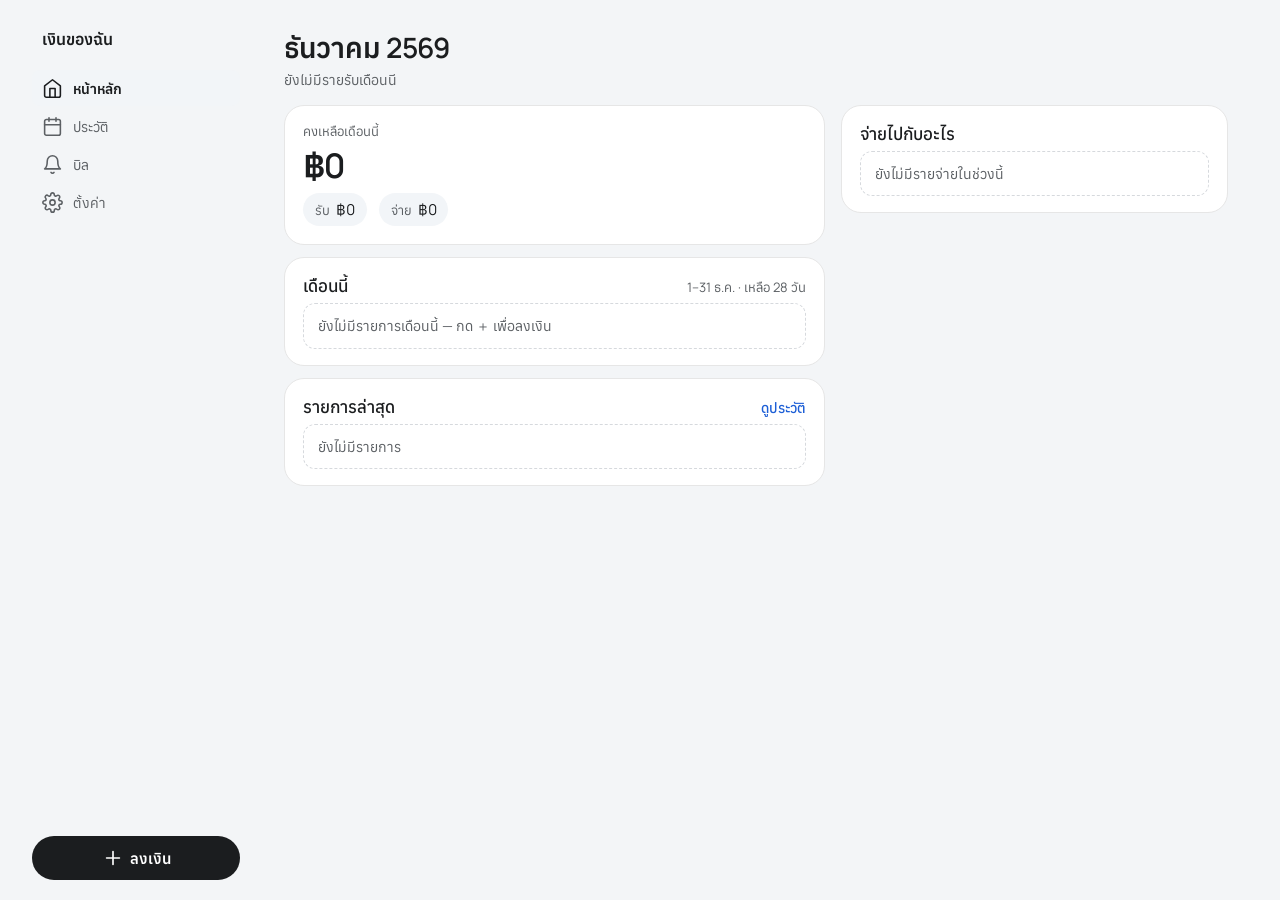
<file: web-app/index.html>
<!DOCTYPE html>
<html lang="th" data-theme="dark">
<head>
<meta charset="UTF-8">
<meta name="viewport" content="width=device-width, initial-scale=1.0, viewport-fit=cover, maximum-scale=1">
<meta name="theme-color" content="#000000">
<meta name="apple-mobile-web-app-capable" content="yes">
<meta name="apple-mobile-web-app-status-bar-style" content="black-translucent">
<meta name="apple-mobile-web-app-title" content="Cash Manager">
<title>Neko Cash Manager</title>
<link rel="manifest" href="./manifest.webmanifest">
<link rel="apple-touch-icon" href="./icon.svg">
<link rel="icon" href="./icon.svg" type="image/svg+xml">
<link rel="preconnect" href="https://fonts.googleapis.com">
<link rel="preconnect" href="https://fonts.gstatic.com" crossorigin>
<link href="https://fonts.googleapis.com/css2?family=Manrope:wght@400;500;600;700&family=Anuphan:wght@400;500;600;700&display=swap" rel="stylesheet">
<link rel="stylesheet" href="./css/styles.css">
</head>
<body>

<!-- ===== SVG SPRITE ===== -->
<svg width="0" height="0" style="position:absolute" aria-hidden="true">
  <symbol id="i-food" viewBox="0 0 24 24"><path d="M3 2v7c0 1.1.9 2 2 2h0a2 2 0 0 0 2-2V2"/><path d="M5 11v11"/><path d="M19 2v20"/><path d="M19 8c0-3.3-1.8-6-4-6"/></symbol>
  <symbol id="i-car" viewBox="0 0 24 24"><path d="M19 17h2c.6 0 1-.4 1-1v-3c0-.9-.7-1.7-1.5-1.9C18.7 10.6 16 10 16 10s-1.3-1.4-2.2-2.3c-.5-.4-1.1-.7-1.8-.7H5c-.6 0-1.1.4-1.4.9l-1.4 2.9A3.7 3.7 0 0 0 1 12v4c0 .6.4 1 1 1h2"/><circle cx="7" cy="17" r="2"/><circle cx="17" cy="17" r="2"/></symbol>
  <symbol id="i-bag" viewBox="0 0 24 24"><path d="M6 2 3 6v14a2 2 0 0 0 2 2h14a2 2 0 0 0 2-2V6l-3-4Z"/><path d="M3 6h18"/><path d="M16 10a4 4 0 0 1-8 0"/></symbol>
  <symbol id="i-receipt" viewBox="0 0 24 24"><path d="M4 2v20l2-1 2 1 2-1 2 1 2-1 2 1V2l-2 1-2-1-2 1-2-1-2 1-2-1Z"/><path d="M8 7h8"/><path d="M8 11h6"/></symbol>
  <symbol id="i-home" viewBox="0 0 24 24"><path d="m3 9 9-7 9 7v11a2 2 0 0 1-2 2H5a2 2 0 0 1-2-2z"/><path d="M9 22V12h6v10"/></symbol>
  <symbol id="i-health" viewBox="0 0 24 24"><path d="M22 12h-4l-3 9L9 3l-3 9H2"/></symbol>
  <symbol id="i-fun" viewBox="0 0 24 24"><rect x="2" y="2" width="20" height="20" rx="2.2"/><line x1="7" y1="2" x2="7" y2="22"/><line x1="17" y1="2" x2="17" y2="22"/><line x1="2" y1="12" x2="22" y2="12"/></symbol>
  <symbol id="i-edu" viewBox="0 0 24 24"><path d="M4 19.5A2.5 2.5 0 0 1 6.5 17H20"/><path d="M6.5 2H20v20H6.5A2.5 2.5 0 0 1 4 19.5v-15A2.5 2.5 0 0 1 6.5 2z"/></symbol>
  <symbol id="i-save" viewBox="0 0 24 24"><line x1="3" y1="22" x2="21" y2="22"/><line x1="6" y1="18" x2="6" y2="11"/><line x1="10" y1="18" x2="10" y2="11"/><line x1="14" y1="18" x2="14" y2="11"/><line x1="18" y1="18" x2="18" y2="11"/><polygon points="12 2 20 7 4 7"/></symbol>
  <symbol id="i-grid" viewBox="0 0 24 24"><rect x="3" y="3" width="7" height="7"/><rect x="14" y="3" width="7" height="7"/><rect x="14" y="14" width="7" height="7"/><rect x="3" y="14" width="7" height="7"/></symbol>
  <symbol id="i-wallet" viewBox="0 0 24 24"><path d="M21 12V7H5a2 2 0 0 1 0-4h14v4"/><path d="M3 5v14a2 2 0 0 0 2 2h16v-5"/><path d="M18 12a2 2 0 0 0 0 4h4v-4Z"/></symbol>
  <symbol id="i-gift" viewBox="0 0 24 24"><polyline points="20 12 20 22 4 22 4 12"/><rect x="2" y="7" width="20" height="5"/><line x1="12" y1="22" x2="12" y2="7"/><path d="M12 7H7.5a2.5 2.5 0 0 1 0-5C11 2 12 7 12 7z"/><path d="M12 7h4.5a2.5 2.5 0 0 0 0-5C13 2 12 7 12 7z"/></symbol>
  <symbol id="i-brief" viewBox="0 0 24 24"><rect x="2" y="7" width="20" height="14" rx="2"/><path d="M16 21V5a2 2 0 0 0-2-2h-4a2 2 0 0 0-2 2v16"/></symbol>
  <symbol id="i-trend" viewBox="0 0 24 24"><polyline points="23 6 13.5 15.5 8.5 10.5 1 18"/><polyline points="17 6 23 6 23 12"/></symbol>
  <symbol id="i-gear" viewBox="0 0 24 24"><circle cx="12" cy="12" r="3"/><path d="M19.4 15a1.65 1.65 0 0 0 .33 1.82l.06.06a2 2 0 1 1-2.83 2.83l-.06-.06a1.65 1.65 0 0 0-1.82-.33 1.65 1.65 0 0 0-1 1.51V21a2 2 0 0 1-4 0v-.09A1.65 1.65 0 0 0 9 19.4a1.65 1.65 0 0 0-1.82.33l-.06.06a2 2 0 1 1-2.83-2.83l.06-.06a1.65 1.65 0 0 0 .33-1.82 1.65 1.65 0 0 0-1.51-1H3a2 2 0 0 1 0-4h.09A1.65 1.65 0 0 0 4.6 9a1.65 1.65 0 0 0-.33-1.82l-.06-.06a2 2 0 1 1 2.83-2.83l.06.06a1.65 1.65 0 0 0 1.82.33H9a1.65 1.65 0 0 0 1-1.51V3a2 2 0 0 1 4 0v.09a1.65 1.65 0 0 0 1 1.51 1.65 1.65 0 0 0 1.82-.33l.06-.06a2 2 0 1 1 2.83 2.83l-.06.06a1.65 1.65 0 0 0-.33 1.82V9a1.65 1.65 0 0 0 1.51 1H21a2 2 0 0 1 0 4h-.09a1.65 1.65 0 0 0-1.51 1z"/></symbol>
  <symbol id="i-bell" viewBox="0 0 24 24"><path d="M18 8a6 6 0 0 0-12 0c0 7-3 9-3 9h18s-3-2-3-9"/><path d="M13.73 21a2 2 0 0 1-3.46 0"/></symbol>
  <symbol id="i-plus" viewBox="0 0 24 24"><path d="M12 5v14M5 12h14"/></symbol>
  <symbol id="i-back" viewBox="0 0 24 24"><polyline points="15 18 9 12 15 6"/></symbol>
  <symbol id="i-chev" viewBox="0 0 24 24"><polyline points="9 18 15 12 9 6"/></symbol>
  <symbol id="i-up" viewBox="0 0 24 24"><line x1="12" y1="19" x2="12" y2="5"/><polyline points="5 12 12 5 19 12"/></symbol>
  <symbol id="i-down" viewBox="0 0 24 24"><line x1="12" y1="5" x2="12" y2="19"/><polyline points="19 12 12 19 5 12"/></symbol>
  <symbol id="i-left" viewBox="0 0 24 24"><polyline points="15 18 9 12 15 6"/></symbol>
  <symbol id="i-right" viewBox="0 0 24 24"><polyline points="9 18 15 12 9 6"/></symbol>
  <symbol id="i-bs" viewBox="0 0 24 24"><path d="M21 4H8l-7 8 7 8h13a2 2 0 0 0 2-2V6a2 2 0 0 0-2-2z"/><line x1="18" y1="9" x2="12" y2="15"/><line x1="12" y1="9" x2="18" y2="15"/></symbol>
  <symbol id="i-trash" viewBox="0 0 24 24"><polyline points="3 6 5 6 21 6"/><path d="M19 6v14a2 2 0 0 1-2 2H7a2 2 0 0 1-2-2V6m3 0V4a2 2 0 0 1 2-2h4a2 2 0 0 1 2 2v2"/></symbol>
  <symbol id="i-export" viewBox="0 0 24 24"><path d="M21 15v4a2 2 0 0 1-2 2H5a2 2 0 0 1-2-2v-4"/><polyline points="17 8 12 3 7 8"/><line x1="12" y1="3" x2="12" y2="15"/></symbol>
  <symbol id="i-import" viewBox="0 0 24 24"><path d="M21 15v4a2 2 0 0 1-2 2H5a2 2 0 0 1-2-2v-4"/><polyline points="7 10 12 15 17 10"/><line x1="12" y1="15" x2="12" y2="3"/></symbol>
  <symbol id="i-list" viewBox="0 0 24 24"><line x1="8" y1="6" x2="21" y2="6"/><line x1="8" y1="12" x2="21" y2="12"/><line x1="8" y1="18" x2="21" y2="18"/><line x1="3" y1="6" x2="3.01" y2="6"/><line x1="3" y1="12" x2="3.01" y2="12"/><line x1="3" y1="18" x2="3.01" y2="18"/></symbol>
  <symbol id="i-clock" viewBox="0 0 24 24"><circle cx="12" cy="12" r="10"/><polyline points="12 6 12 12 16 14"/></symbol>
  <symbol id="i-cal" viewBox="0 0 24 24"><rect x="3" y="4" width="18" height="18" rx="2"/><line x1="16" y1="2" x2="16" y2="6"/><line x1="8" y1="2" x2="8" y2="6"/><line x1="3" y1="10" x2="21" y2="10"/></symbol>
  <symbol id="i-grip" viewBox="0 0 24 24"><line x1="9" y1="5" x2="9" y2="19"/><line x1="15" y1="5" x2="15" y2="19"/></symbol>
  <symbol id="i-edit" viewBox="0 0 24 24"><path d="M11 4H4a2 2 0 0 0-2 2v14a2 2 0 0 0 2 2h14a2 2 0 0 0 2-2v-7"/><path d="M18.5 2.5a2.1 2.1 0 0 1 3 3L12 15l-4 1 1-4Z"/></symbol>
  <symbol id="i-moon" viewBox="0 0 24 24"><path d="M21 12.8A9 9 0 1 1 11.2 3 7 7 0 0 0 21 12.8z"/></symbol>
  <symbol id="i-sun" viewBox="0 0 24 24"><circle cx="12" cy="12" r="4"/><path d="M12 2v2M12 20v2M4.9 4.9l1.4 1.4M17.7 17.7l1.4 1.4M2 12h2M20 12h2M4.9 19.1l1.4-1.4M17.7 6.3l1.4-1.4"/></symbol>
  <symbol id="i-bank" viewBox="0 0 24 24"><path d="M3 21h18"/><path d="M4 21V10M9 21V10M15 21V10M20 21V10"/><path d="M12 3 3 8h18z"/></symbol>
  <symbol id="i-transfer" viewBox="0 0 24 24"><polyline points="17 2 21 6 17 10"/><path d="M3 6h18"/><polyline points="7 22 3 18 7 14"/><path d="M21 18H3"/></symbol>
  <symbol id="i-users" viewBox="0 0 24 24"><path d="M17 21v-2a4 4 0 0 0-4-4H5a4 4 0 0 0-4 4v2"/><circle cx="9" cy="7" r="4"/><path d="M23 21v-2a4 4 0 0 0-3-3.87"/><path d="M16 3.13a4 4 0 0 1 0 7.75"/></symbol>
  <symbol id="i-check" viewBox="0 0 24 24"><polyline points="20 6 9 17 4 12"/></symbol>
  <symbol id="i-minus" viewBox="0 0 24 24"><path d="M5 12h14"/></symbol>
  <symbol id="i-eye" viewBox="0 0 24 24"><path d="M1 12s4-8 11-8 11 8 11 8-4 8-11 8-11-8-11-8z"/><circle cx="12" cy="12" r="3"/></symbol>
  <symbol id="i-eye-off" viewBox="0 0 24 24"><path d="M17.94 17.94A10.07 10.07 0 0 1 12 20c-7 0-11-8-11-8a18.45 18.45 0 0 1 5.06-5.94M9.9 4.24A9.12 9.12 0 0 1 12 4c7 0 11 8 11 8a18.5 18.5 0 0 1-2.16 3.19m-6.72-1.07a3 3 0 1 1-4.24-4.24"/><line x1="1" y1="1" x2="23" y2="23"/></symbol>
</svg>

<div class="app">
  <!-- ท้องฟ้าดวงดาว (แสดงเฉพาะชุดสี "ดวงดาว") -->
  <div class="sky" aria-hidden="true">
    <span class="tw tw1">✦</span>
    <span class="tw tw2">✧</span>
    <span class="tw tw3">✧</span>
  </div>

  <!-- appbar -->
  <div class="appbar">
    <span class="back" id="appbarLeft"><h1 id="appTitle">หน้าหลัก</h1></span>
    <span id="appbarRight"></span>
  </div>

  <!-- screens -->
  <div class="screen" id="screen-home" data-screen="home"></div>
  <div class="screen" id="screen-history" data-screen="history" hidden></div>
  <div class="screen" id="screen-bills" data-screen="bills" hidden></div>
  <div class="screen" id="screen-debt" data-screen="debt" hidden></div>
  <div class="screen" id="screen-tax" data-screen="tax" hidden></div>
  <div class="screen" id="screen-wallets" data-screen="wallets" hidden></div>
  <div class="screen" id="screen-categories" data-screen="categories" hidden></div>
  <div class="screen" id="screen-settings" data-screen="settings" hidden></div>

  <!-- FAB -->
  <button class="fab" id="fab" onclick="App.openAdd()"><svg class="i"><use href="#i-plus"/></svg> ลงเงิน</button>

  <!-- bottom nav (built by app.js ตามโหมด) -->
  <nav class="nav" id="nav"></nav>
</div>

<!-- overlay mount (add sheet / bill edit / dialogs) -->
<div id="overlay"></div>

<!-- toast + update banner -->
<div class="toast" id="toast"></div>
<div class="update-banner" id="updateBanner" hidden>
  <span class="txt">มีเวอร์ชันใหม่</span>
  <button onclick="App.applyUpdate()">อัปเดต</button>
</div>
<div class="install-banner" id="installBanner" hidden>
  <span class="ic"><svg class="i"><use href="#i-import"/></svg></span>
  <div class="txt"><b>ติดตั้งแอปลงเครื่อง</b><span>เปิดเร็ว ใช้ออฟไลน์ได้ เหมือนแอปจริง</span></div>
  <button class="go" onclick="App.installApp()">ติดตั้ง</button>
  <button class="x" onclick="App.dismissInstall()" aria-label="ปิด">✕</button>
</div>

<script src="./js/store.js"></script>
<script src="./js/fx.js"></script>
<script src="./js/app.js"></script>
</body>
</html>
</file>
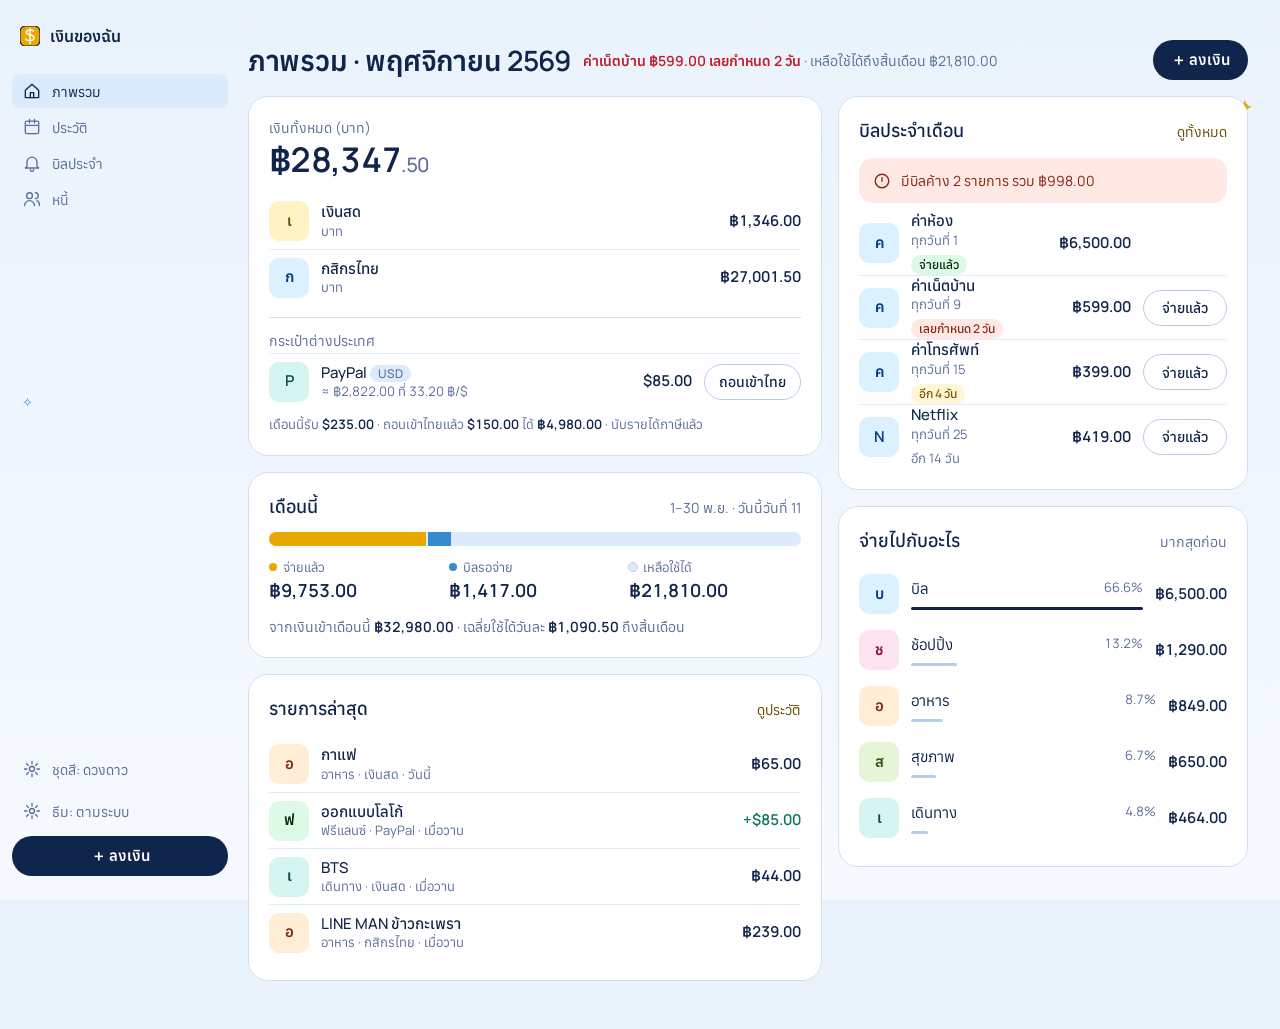
<file: design/mockup-v2.html>
<!doctype html>
<html lang="th">
<head>
<meta charset="utf-8">
<meta name="viewport" content="width=device-width, initial-scale=1, viewport-fit=cover">
<title>เงินของฉัน — mockup v2</title>
<link rel="preconnect" href="https://fonts.googleapis.com"><link rel="preconnect" href="https://fonts.gstatic.com" crossorigin>
<!-- Manrope ไม่มีอักษรไทย → ตัวเลข/ละตินใช้ Manrope, ไทยตกไปที่ Anuphan เอง (one stack, two jobs) -->
<link href="https://fonts.googleapis.com/css2?family=Manrope:wght@400;500;600&family=Anuphan:wght@400;500;600&display=swap" rel="stylesheet">
<style>
/* ---------- tokens: pastel-consumer (light) + true-neutral dark ---------- */
:root {
  --ground:#f3f5f7; --surface:#ffffff; --raised:#f2f8fd; --active:#e9ecef;
  --border:#e6e6e6; --rule:#f4f4f4; --control:#d6d9dd;
  --text:#1b1d1f; --muted:#5c6064;
  --primary:#1b1d1f; --on-primary:#ffffff;
  --accent:#1d5fd6; --accent-soft:#dcf1ff; --accent-ink:#0a3a80;
  --positive:#2f7a45; --negative:#c41c29;
  --pill-neg-bg:#ffedea; --pill-neg-ink:#831c1e; --pill-warn-bg:#fffbeb; --pill-warn-ink:#92400e;
  --track:#e9edf1; --committed:#a9c6f2;
  /* category tiles: pale bg + dark ink of the same hue */
  --food-bg:#ffedd5; --food-ink:#7c2d12;
  --trav-bg:#d5f5f0; --trav-ink:#0f4c45;
  --shop-bg:#fde2ef; --shop-ink:#831843;
  --bill-bg:#dcf1ff; --bill-ink:#0a3a80;
  --heal-bg:#e6f4d7; --heal-ink:#2f5214;
  --inc-bg:#dcfae5;  --inc-ink:#04250e;
  --cash-bg:#fff3c4; --cash-ink:#6b4a00;
  --radius-card:20px; --radius-in:10px; --radius-chip:8px;
  --gap:16px; --pad:20px;
  --font:"Manrope","Anuphan",system-ui,sans-serif;
  color-scheme: light;
}
@media (prefers-color-scheme: dark) { :root:not([data-theme="light"]) {
  --ground:#000000; --surface:#111111; --raised:#1a1a1a; --active:#222222;
  --border:#232323; --rule:#1a1a1a; --control:#444444;
  --text:#ffffff; --muted:#b4b4b4; --primary:#ffffff; --on-primary:#000000;
  --accent:#6b9cf0; --accent-soft:#14233d; --accent-ink:#bcd4ff;
  --positive:#3fc07a; --negative:#e5566f;
  --pill-neg-bg:#2c1a20; --pill-neg-ink:#ff9aa8; --pill-warn-bg:#2a2010; --pill-warn-ink:#f5c46b;
  --track:#222222; --committed:#2f4f86;
  --food-bg:#2e1c0e; --food-ink:#fdba74; --trav-bg:#0d2a27; --trav-ink:#7ee0d2;
  --shop-bg:#2e1220; --shop-ink:#f9a8d4; --bill-bg:#14233d; --bill-ink:#bcd4ff;
  --heal-bg:#1a2a10; --heal-ink:#b5e08a; --inc-bg:#172a1d; --inc-ink:#3fc07a;
  --cash-bg:#2a2208; --cash-ink:#f5d76b; color-scheme: dark;
} }
:root[data-theme="dark"] {
  --ground:#000000; --surface:#111111; --raised:#1a1a1a; --active:#222222;
  --border:#232323; --rule:#1a1a1a; --control:#444444;
  --text:#ffffff; --muted:#b4b4b4; --primary:#ffffff; --on-primary:#000000;
  --accent:#6b9cf0; --accent-soft:#14233d; --accent-ink:#bcd4ff;
  --positive:#3fc07a; --negative:#e5566f;
  --pill-neg-bg:#2c1a20; --pill-neg-ink:#ff9aa8; --pill-warn-bg:#2a2010; --pill-warn-ink:#f5c46b;
  --track:#222222; --committed:#2f4f86;
  --food-bg:#2e1c0e; --food-ink:#fdba74; --trav-bg:#0d2a27; --trav-ink:#7ee0d2;
  --shop-bg:#2e1220; --shop-ink:#f9a8d4; --bill-bg:#14233d; --bill-ink:#bcd4ff;
  --heal-bg:#1a2a10; --heal-ink:#b5e08a; --inc-bg:#172a1d; --inc-ink:#3fc07a;
  --cash-bg:#2a2208; --cash-ink:#f5d76b; color-scheme: dark;
}

/* ---------- ชุดสี "ดวงดาว" (จากแอปจริง) — กลางคืน = ค่าเริ่มต้น, กลางวันตามธีม ---------- */
/* taste-skill-ignore: palette ของเจ้าของแอป (brand) — ฟ้าไล่เฉด + จุดดาว + ดาวกระพริบ คงไว้ตามเดิม */
:root[data-palette="star"] {
  --ground:#0B1730; --surface:#13213F; --raised:#1A2745; --active:#22325A;
  --border:#24365F; --rule:#1C2C50; --control:#3A5084;
  --text:#F5F7FF; --muted:#9FB3DE; --primary:#FFC200; --on-primary:#10254B;
  --accent:#FFC200; --accent-soft:#2A2A1A; --accent-ink:#FFD866;
  --positive:#34D399; --negative:#F87171;
  --pill-neg-bg:#3A1C2A; --pill-neg-ink:#FFB3B3; --pill-warn-bg:#33290F; --pill-warn-ink:#FFD866;
  --track:#22325A; --committed:#6FD3E8;
  --food-bg:#3A2A1C; --food-ink:#FDBA74; --trav-bg:#123A44; --trav-ink:#7EE0D2;
  --shop-bg:#3A1C3A; --shop-ink:#F9A8D4; --bill-bg:#1C3060; --bill-ink:#BCD4FF;
  --heal-bg:#1E3A24; --heal-ink:#B5E08A; --inc-bg:#123A2C; --inc-ink:#34D399;
  --cash-bg:#3A3214; --cash-ink:#FFD866;
  --sky:linear-gradient(180deg,#0A1226 0%,#132A56 55%,#0B275D 100%);
  --dot1:rgba(255,255,255,.55); --dot2:rgba(255,255,255,.40); color-scheme:dark;
}
:root[data-palette="star"][data-theme="light"] {
  --ground:#EAF2FB; --surface:#FFFFFF; --raised:#F2F7FD; --active:#DCEBFB;
  --border:#CFE0F5; --rule:#E3EDF9; --control:#B8CDEB;
  --text:#10254B; --muted:#5B6E99; --primary:#10254B; --on-primary:#FFFFFF;
  --accent:#E8A800; --accent-soft:#FFF3C4; --accent-ink:#6B4A00;
  --positive:#0E7A55; --negative:#C41C29;
  --pill-neg-bg:#FFE9E4; --pill-neg-ink:#8A2414; --pill-warn-bg:#FFF6D6; --pill-warn-ink:#7A5300;
  --track:#DCEBFB; --committed:#368ACE;
  --food-bg:#ffedd5; --food-ink:#7c2d12; --trav-bg:#d5f5f0; --trav-ink:#0f4c45;
  --shop-bg:#fde2ef; --shop-ink:#831843; --bill-bg:#dcf1ff; --bill-ink:#0a3a80;
  --heal-bg:#e6f4d7; --heal-ink:#2f5214; --inc-bg:#dcfae5; --inc-ink:#04250e;
  --cash-bg:#fff3c4; --cash-ink:#6b4a00;
  --sky:linear-gradient(180deg,#EAF2FB 0%,#F6FAFF 100%);
  --dot1:rgba(16,37,75,.14); --dot2:rgba(16,37,75,.10); color-scheme:light;
}
@media (prefers-color-scheme: light) { :root[data-palette="star"]:not([data-theme="dark"]) {
  --ground:#EAF2FB; --surface:#FFFFFF; --raised:#F2F7FD; --active:#DCEBFB;
  --border:#CFE0F5; --rule:#E3EDF9; --control:#B8CDEB;
  --text:#10254B; --muted:#5B6E99; --primary:#10254B; --on-primary:#FFFFFF;
  --accent:#E8A800; --accent-soft:#FFF3C4; --accent-ink:#6B4A00;
  --positive:#0E7A55; --negative:#C41C29;
  --pill-neg-bg:#FFE9E4; --pill-neg-ink:#8A2414; --pill-warn-bg:#FFF6D6; --pill-warn-ink:#7A5300;
  --track:#DCEBFB; --committed:#368ACE;
  --food-bg:#ffedd5; --food-ink:#7c2d12; --trav-bg:#d5f5f0; --trav-ink:#0f4c45;
  --shop-bg:#fde2ef; --shop-ink:#831843; --bill-bg:#dcf1ff; --bill-ink:#0a3a80;
  --heal-bg:#e6f4d7; --heal-ink:#2f5214; --inc-bg:#dcfae5; --inc-ink:#04250e;
  --cash-bg:#fff3c4; --cash-ink:#6b4a00;
  --sky:linear-gradient(180deg,#EAF2FB 0%,#F6FAFF 100%);
  --dot1:rgba(16,37,75,.14); --dot2:rgba(16,37,75,.10); color-scheme:light;
} }
:root[data-palette="star"] body {
  background-color:var(--ground);
  background-image:var(--sky), radial-gradient(circle, var(--dot1) 1px, transparent 1.6px), radial-gradient(circle, var(--dot2) 1.2px, transparent 2px);
  background-size:100% 100%, 26px 26px, 64px 64px; background-position:0 0, 0 0, 14px 20px;
  background-repeat:no-repeat, repeat, repeat; background-attachment:fixed;
}
:root[data-palette="star"] .topbar { background:transparent; }
:root[data-palette="star"] .plan .spent { background:var(--accent); }
:root[data-palette="star"] .card-h .link { color:var(--accent-ink); }
.sky { display:none; }
:root[data-palette="star"] .sky { display:block; position:fixed; inset:0; pointer-events:none; z-index:0; overflow:hidden; }
:root[data-palette="star"] .app { position:relative; z-index:1; }
.sky span { position:absolute; line-height:1; animation:twinkle 2.6s ease-in-out infinite; }
.sky .a { top:96px; right:26px; font-size:22px; color:var(--accent); }
.sky .b { top:70px; right:64px; font-size:12px; color:var(--committed); animation-delay:.4s; }
.sky .c { top:44%; left:22px; font-size:13px; color:var(--committed); animation-delay:.9s; }
.sky .d { bottom:18%; right:40%; font-size:10px; color:var(--accent); animation-delay:1.3s; }
@keyframes twinkle { 0%,100% { opacity:.35; transform:scale(.85); } 50% { opacity:1; transform:scale(1.1); } }
@media (prefers-reduced-motion: reduce) { .sky span { animation:none; opacity:.7; } }

/* ---------- base ---------- */
* { box-sizing:border-box; margin:0; }
body { background:var(--ground); color:var(--text); font:400 16px/1.5 var(--font); -webkit-font-smoothing:antialiased; }
button, input { font:inherit; color:inherit; }
button { cursor:pointer; }
.num { font-variant-numeric:tabular-nums; }
.muted { color:var(--muted); }
:focus-visible { outline:2px solid var(--accent); outline-offset:2px; }
[hidden] { display:none !important; }

/* ---------- shell: phone = top bar + bottom nav; ≥900 = open-plane sidebar ---------- */
.app { min-height:100vh; }
.topbar { height:48px; display:flex; align-items:center; gap:10px; padding:0 16px; position:sticky; top:0; background:var(--ground); z-index:5; }
.mark { width:28px; height:28px; flex:none; }
.brand { font-weight:600; font-size:16px; flex:1; }
.theme-btn { height:36px; white-space:nowrap; font-size:13px !important; padding:0 12px; border-radius:999px; border:1px solid var(--control); background:var(--surface); font-size:14px; }
.side { display:none; }
.canvas { padding:8px 16px 112px; max-width:1180px; }
.bottomnav { position:fixed; left:0; right:0; bottom:0; z-index:6; background:var(--surface); border-top:1px solid var(--border);
  display:grid; grid-template-columns:repeat(5,1fr); align-items:center; padding:6px 8px calc(6px + env(safe-area-inset-bottom)); }
.bottomnav button { background:none; border:0; display:flex; flex-direction:column; align-items:center; gap:2px; font-size:12px; color:var(--muted); min-height:48px; justify-content:center; }
.bottomnav button.on { color:var(--text); font-weight:600; }
.bottomnav .add { background:var(--primary); color:var(--on-primary); border-radius:999px; height:48px; width:48px; margin:0 auto; font-size:24px; line-height:1; }
.bottomnav svg, .side svg { width:20px; height:20px; fill:none; stroke:currentColor; stroke-width:1.6; stroke-linecap:round; stroke-linejoin:round; }

@media (min-width:900px) {
  .app { display:grid; grid-template-columns:240px 1fr; }
  .topbar, .bottomnav { display:none; }
  .side { display:flex; flex-direction:column; gap:2px; padding:24px 12px; position:sticky; top:0; height:100vh; }
  .side .who { display:flex; align-items:center; gap:10px; padding:0 8px 24px; font-weight:600; }
  .side .nav { height:34px; display:flex; align-items:center; gap:10px; padding:0 10px; border-radius:8px; border:0; background:none; color:var(--muted); font-size:14px; text-align:left; }
  .side .nav.on { background:var(--active); color:var(--text); }
  .side .grp { font-size:13px; color:var(--muted); padding:24px 10px 6px; }
  .side .foot { margin-top:auto; display:flex; flex-direction:column; gap:8px; }
  .canvas { padding:32px 32px 48px 8px; }
}

/* ---------- title row ---------- */
.title { display:flex; align-items:flex-end; gap:12px; flex-wrap:wrap; margin:8px 0 16px; }
.title h1 { font-size:24px; font-weight:600; line-height:1.25; letter-spacing:-.01em; }
.title .sub { font-size:14px; color:var(--muted); width:100%; order:3; }
.title .sub b { color:var(--negative); font-weight:600; }
.btn-primary { height:40px; padding:0 18px; border-radius:999px; border:0; background:var(--primary); color:var(--on-primary); font-weight:600; font-size:15px; }
.btn-ghost { height:36px; padding:0 14px; border-radius:999px; border:1px solid var(--control); background:var(--surface); font-size:14px; font-weight:500; white-space:nowrap; }
.btn-primary:active, .btn-ghost:active, .key:active { transform:scale(.97); }
.title .btn-primary { margin-left:auto; display:none; }
@media (min-width:900px) { .title { align-items:center; } .title h1 { font-size:28px; } .title .sub { order:0; width:auto; flex:1; } .title .btn-primary { display:inline-block; } }

/* ---------- grid: phone = 1 col; ≥900 = 12 cols (left 7 / right 5), one 16px gutter ---------- */
.grid { display:grid; gap:var(--gap); align-items:start; }
@media (min-width:900px) { .grid { grid-template-columns:7fr 5fr; } }
/* phone: บล็อกที่มีงานต้องทำ (บิลค้าง) ขึ้นก่อน */
@media (max-width:899px) { .stack { display:contents !important; } .grid { display:flex; flex-direction:column; align-items:stretch; }
  .o1{order:1} .o2{order:2} .o3{order:3} .o4{order:4} .o5{order:5}
  .bill-row .btn-ghost { width:auto !important; padding:0 12px; height:34px; font-size:13px; } }
.stack { display:grid; gap:var(--gap); }

.card { background:var(--surface); border:1px solid var(--border); border-radius:var(--radius-card); padding:var(--pad); }
.card-h { display:flex; align-items:baseline; justify-content:space-between; gap:8px; margin-bottom:12px; }
.card-h h2 { font-size:18px; font-weight:500; }
.card-h .link { background:none; border:0; color:var(--accent); font-size:14px; padding:4px 0; }

/* ---------- balance (the answer figure) ---------- */
.bal-label { font-size:14px; color:var(--muted); }
.bal { font-size:34px; font-weight:600; letter-spacing:-.02em; line-height:1.15; margin:2px 0 14px; }
.bal .dec { font-size:20px; color:var(--muted); font-weight:500; }
.row { display:grid; grid-template-columns:40px 1fr auto; gap:12px; align-items:center; min-height:56px; border-top:1px solid var(--rule); }
.row:first-of-type { border-top:0; }
.tile { width:40px; height:40px; border-radius:var(--radius-in); display:grid; place-items:center; font-weight:600; font-size:15px; }
.row .t { font-size:15px; font-weight:500; line-height:1.3; }
.row .s { font-size:13px; color:var(--muted); line-height:1.4; }
.row .amt { font-size:15px; font-weight:600; text-align:right; white-space:nowrap; }
.amt.zero { color:var(--muted); font-weight:500; }
.amt.inc { color:var(--positive); }

.fx { margin-top:12px; padding-top:12px; border-top:1px solid var(--border); }
.fx-h { font-size:14px; color:var(--muted); margin-bottom:2px; }
.fx-cap { font-size:13px; color:var(--muted); margin-top:6px; }
.fx-cap b { color:var(--text); font-weight:600; }
@media (max-width:899px) { .fx .btn-ghost { padding:0 12px; height:34px; font-size:13px; } }

/* ---------- bills due ---------- */
.notice { display:flex; align-items:center; gap:10px; padding:12px 14px; border-radius:14px; background:var(--pill-neg-bg); color:var(--pill-neg-ink); font-size:14px; margin-bottom:8px; }
.notice svg { width:18px; height:18px; fill:none; stroke:currentColor; stroke-width:1.8; flex:none; }
.bill-row { grid-template-columns:40px 1fr auto auto; }
.pill { display:inline-block; font-size:12px; font-weight:500; padding:1px 8px; border-radius:999px; white-space:nowrap; flex:none; }
.pill.neg { background:var(--pill-neg-bg); color:var(--pill-neg-ink); }
.pill.warn { background:var(--pill-warn-bg); color:var(--pill-warn-ink); }
.pill.ok { background:var(--inc-bg); color:var(--inc-ink); }

/* ---------- signature: the month strip (spent | bills still due | left) ---------- */
.plan { display:flex; height:14px; border-radius:999px; overflow:hidden; background:var(--track); margin:10px 0 12px; gap:2px; }
.plan i { display:block; height:100%; }
.plan .spent { background:var(--accent); }
.plan .due { background:var(--committed); }
.plan-legend { display:grid; grid-template-columns:repeat(3,1fr); gap:8px; }
.plan-legend div { font-size:13px; color:var(--muted); }
.plan-legend b { display:block; font-size:18px; font-weight:600; color:var(--text); }
.plan-legend .dot { display:inline-block; width:8px; height:8px; border-radius:50%; margin-right:6px; vertical-align:1px; }
.plan-cap { font-size:14px; color:var(--muted); margin-top:12px; }
.plan-cap b { color:var(--text); font-weight:600; }

/* ---------- category ranking ---------- */
.cat { display:grid; grid-template-columns:40px 1fr auto; gap:12px; align-items:center; padding:8px 0; }
.cat .bar { height:3px; border-radius:2px; background:var(--control); margin-top:6px; }
.cat:first-child .bar { background:var(--text); }

/* ---------- history ---------- */
.ctrl-row { display:flex; gap:8px; align-items:center; flex-wrap:wrap; margin-bottom:12px; }
.month-sw { display:flex; align-items:center; gap:4px; background:var(--surface); border:1px solid var(--border); border-radius:999px; padding:3px; }
.month-sw button { width:36px; height:36px; border-radius:50%; border:0; background:none; font-size:18px; }
.month-sw span { min-width:130px; text-align:center; font-weight:500; font-size:15px; }
.chips { display:flex; gap:8px; overflow-x:auto; padding-bottom:2px; scrollbar-width:none; }
.chip { flex:none; height:36px; padding:0 14px; border-radius:999px; border:1px solid var(--control); background:var(--surface); font-size:14px; white-space:nowrap; }
.chip.on { background:var(--primary); color:var(--on-primary); border-color:var(--primary); }
.chip b { font-weight:600; margin-left:4px; }
.search { width:100%; height:44px; border-radius:999px; border:1px solid var(--control); background:var(--surface); padding:0 18px; font-size:15px; }
.search::placeholder { color:var(--muted); }
.seg { display:inline-flex; background:var(--active); border-radius:999px; padding:3px; }
.seg button { height:34px; padding:0 14px; border-radius:999px; border:0; background:none; font-size:14px; color:var(--muted); }
.seg button.on { background:var(--surface); color:var(--text); font-weight:600; }
.sums { display:grid; grid-template-columns:repeat(3,1fr); }
.sums div { padding:0 12px; border-left:1px solid var(--border); font-size:13px; color:var(--muted); }
.sums div:first-child { border-left:0; padding-left:0; }
.sums b { display:block; font-size:20px; font-weight:600; color:var(--text); }
.day-h { display:flex; justify-content:space-between; font-size:13px; color:var(--muted); padding:14px 0 4px; }
.empty { border:1px dashed var(--control); border-radius:var(--radius-in); padding:12px 14px; font-size:14px; color:var(--muted); }

/* ---------- add sheet (floats → shadow allowed) ---------- */
.dim { position:fixed; inset:0; background:rgba(0,0,0,.45); z-index:20; display:flex; align-items:flex-end; justify-content:center; }
.sheet { background:var(--surface); width:100%; max-width:440px; border-radius:24px 24px 0 0; padding:12px 20px calc(16px + env(safe-area-inset-bottom)); box-shadow:0 -8px 32px rgba(0,0,0,.18); /* taste-skill-ignore: dialog floats */ max-height:96vh; overflow-y:auto; animation:up .22s ease-out; }
@media (min-width:900px) { .dim { align-items:center; } .sheet { border-radius:24px; } }
@keyframes up { from { transform:translateY(24px); opacity:0; } }
@media (prefers-reduced-motion: reduce) { .sheet { animation:none; } }
.grab { width:40px; height:4px; border-radius:2px; background:var(--control); margin:0 auto 12px; }
.sheet h2 { font-size:18px; font-weight:600; margin-bottom:10px; }
.amount { text-align:right; font-size:40px; font-weight:600; letter-spacing:-.02em; padding:4px 0; }
.amount .cur { font-size:22px; color:var(--muted); margin-right:4px; }
.after { font-size:13px; color:var(--muted); text-align:right; margin-bottom:10px; }
.after b { color:var(--text); }
.after b.neg { color:var(--negative); }
.f-label { font-size:14px; font-weight:500; margin:12px 0 8px; }
.cats { display:grid; grid-template-columns:repeat(4,1fr); gap:8px; }
.cats button { border:2px solid transparent; border-radius:14px; padding:8px 4px; display:flex; flex-direction:column; align-items:center; gap:4px; font-size:13px; background:var(--raised); }
.cats button .tile { width:34px; height:34px; font-size:14px; }
.cats button.on { border-color:var(--text); }
.note { width:100%; height:44px; border-radius:var(--radius-in); border:1px solid var(--control); background:var(--surface); padding:0 14px; font-size:15px; }
.keys { display:grid; grid-template-columns:repeat(3,1fr); gap:8px; margin:14px 0 12px; }
.key { height:52px; border-radius:14px; border:0; background:var(--raised); font-size:22px; font-weight:500; }
.save { width:100%; height:52px; font-size:16px; }
.hint { font-size:12px; color:var(--muted); text-align:center; margin-top:8px; }

.toast { position:fixed; left:50%; bottom:96px; transform:translateX(-50%); background:var(--primary); color:var(--on-primary); padding:10px 18px; border-radius:999px; font-size:14px; z-index:30; }
</style>
</head>
<body>
<svg width="0" height="0" style="position:absolute" aria-hidden="true">
  <symbol id="i-home" viewBox="0 0 24 24"><path d="M4 11l8-7 8 7v9H4z"/><path d="M10 20v-6h4v6"/></symbol>
  <symbol id="i-cal" viewBox="0 0 24 24"><rect x="4" y="5" width="16" height="15" rx="2"/><path d="M4 10h16M9 3v4M15 3v4"/></symbol>
  <symbol id="i-bell" viewBox="0 0 24 24"><path d="M6 16V11a6 6 0 1112 0v5l2 2H4z"/><path d="M10 20a2 2 0 004 0"/></symbol>
  <symbol id="i-gear" viewBox="0 0 24 24"><circle cx="12" cy="12" r="3"/><path d="M12 3v3M12 18v3M3 12h3M18 12h3M5.6 5.6l2.1 2.1M16.3 16.3l2.1 2.1M5.6 18.4l2.1-2.1M16.3 7.7l2.1-2.1"/></symbol>
  <symbol id="i-users" viewBox="0 0 24 24"><circle cx="9" cy="8" r="3.5"/><path d="M3 20c0-3.3 2.7-6 6-6s6 2.7 6 6"/><path d="M16 4.5a3.5 3.5 0 010 7M18 14c2 .8 3 3 3 6"/></symbol>
  <symbol id="i-alert" viewBox="0 0 24 24"><circle cx="12" cy="12" r="9"/><path d="M12 7v6M12 16.5v.5"/></symbol>
</svg>

<div class="sky" aria-hidden="true"><span class="a">✦</span><span class="b">✦</span><span class="c">✧</span><span class="d">✦</span></div><!-- taste-skill-ignore -->
<div class="app">
  <!-- desktop sidebar -->
  <aside class="side" aria-label="เมนู">
    <div class="who"><svg class="mark" viewBox="0 0 28 28" aria-hidden="true"><rect width="28" height="28" rx="8" fill="var(--accent)"/><path d="M8 18.5c1.6 1.4 3.6 2 6 2 3.3 0 5.5-1.6 5.5-4s-2-3.4-5.5-4-5.2-1.6-5.2-3.7S11 5.5 14 5.5c2 0 3.6.5 5 1.6M14 3.5v21" fill="none" stroke="#fff" stroke-width="2" stroke-linecap="round"/></svg>เงินของฉัน</div>
    <button class="nav" data-go="home"><svg><use href="#i-home"/></svg>ภาพรวม</button>
    <button class="nav" data-go="history"><svg><use href="#i-cal"/></svg>ประวัติ</button>
    <button class="nav"><svg><use href="#i-bell"/></svg>บิลประจำ</button>
    <button class="nav"><svg><use href="#i-users"/></svg>หนี้</button>
    <div class="foot">
      <button class="nav" data-palette-toggle><svg><use href="#i-gear"/></svg><span data-palette-label>ชุดสี: ดวงดาว</span></button>
      <button class="nav" data-theme-toggle><svg><use href="#i-gear"/></svg><span data-theme-label>ธีม: ตามระบบ</span></button>
      <button class="btn-primary" data-add>＋ ลงเงิน</button>
    </div>
  </aside>

  <!-- phone top bar -->
  <header class="topbar">
    <svg class="mark" viewBox="0 0 28 28" aria-hidden="true"><rect width="28" height="28" rx="8" fill="var(--accent)"/><path d="M8 18.5c1.6 1.4 3.6 2 6 2 3.3 0 5.5-1.6 5.5-4s-2-3.4-5.5-4-5.2-1.6-5.2-3.7S11 5.5 14 5.5c2 0 3.6.5 5 1.6M14 3.5v21" fill="none" stroke="#fff" stroke-width="2" stroke-linecap="round"/></svg>
    <span class="brand">เงินของฉัน</span>
    <button class="theme-btn" data-palette-toggle><span data-palette-label>ชุดสี: ดวงดาว</span></button>
    <button class="theme-btn" data-theme-toggle><span data-theme-label>ธีม: ตามระบบ</span></button>
  </header>

  <main class="canvas">
    <!-- ================= HOME ================= -->
    <section id="home" data-screen>
      <div class="title">
        <h1>ภาพรวม · <span id="monthName"></span></h1>
        <p class="sub" id="finding"></p>
        <button class="btn-primary" data-add>＋ ลงเงิน</button>
      </div>
      <div class="grid">
        <div class="stack">
          <div class="card o1">
            <div class="bal-label">เงินทั้งหมด (บาท)</div>
            <div class="bal num" id="balTotal"></div>
            <div id="walletRows"></div>
            <div class="fx" id="fxBlock"></div>
          </div>
          <div class="card o3">
            <div class="card-h"><h2>เดือนนี้</h2><span class="muted" style="font-size:14px" id="planPeriod"></span></div>
            <div class="plan" id="planBar" role="img"></div>
            <div class="plan-legend" id="planLegend"></div>
            <p class="plan-cap" id="planCap"></p>
          </div>
          <div class="card o5">
            <div class="card-h"><h2>รายการล่าสุด</h2><button class="link" data-go="history">ดูประวัติ</button></div>
            <div id="recentRows"></div>
          </div>
        </div>
        <div class="stack">
          <div class="card o2">
            <div class="card-h"><h2>บิลประจำเดือน</h2><button class="link">ดูทั้งหมด</button></div>
            <div id="billNotice"></div>
            <div id="billRows"></div>
          </div>
          <div class="card o4">
            <div class="card-h"><h2>จ่ายไปกับอะไร</h2><span class="muted" style="font-size:14px">มากสุดก่อน</span></div>
            <div id="catRows"></div>
          </div>
        </div>
      </div>
    </section>

    <!-- ================= HISTORY ================= -->
    <section id="history" data-screen hidden>
      <div class="title"><h1>ประวัติ</h1><button class="btn-primary" data-add>＋ ลงเงิน</button></div>
      <div class="ctrl-row">
        <div class="month-sw"><button aria-label="เดือนก่อน">‹</button><span id="hMonth"></span><button aria-label="เดือนถัดไป" disabled style="opacity:.35">›</button></div>
        <div class="seg" id="hType"><button class="on" data-t="all">ทั้งหมด</button><button data-t="expense">รายจ่าย</button><button data-t="income">รายรับ</button></div>
      </div>
      <div class="chips" id="hWallets" style="margin-bottom:12px"></div>
      <input class="search" id="hSearch" type="search" enterkeyhint="search" placeholder="ค้นหาโน้ต หรือหมวดหมู่">
      <div class="grid" style="margin-top:var(--gap)">
        <div class="card" id="hList"></div>
        <div class="card"><div class="card-h"><h2 id="hSumTitle">สรุปช่วงนี้</h2></div><div class="sums" id="hSums"></div></div>
      </div>
    </section>
  </main>

  <nav class="bottomnav" aria-label="เมนู">
    <button data-go="home"><svg><use href="#i-home"/></svg>ภาพรวม</button>
    <button data-go="history"><svg><use href="#i-cal"/></svg>ประวัติ</button>
    <button class="add" data-add aria-label="ลงเงิน">＋</button>
    <button><svg><use href="#i-bell"/></svg>บิล</button>
    <button><svg><use href="#i-users"/></svg>หนี้</button>
  </nav>
</div>

<div id="overlay"></div>
<div class="toast" id="toast" hidden></div>

<script>
/* ===================== sample data (แทนด้วยข้อมูลจริงจาก Store ทีหลัง) ===================== */
const TODAY = '2026-11-11';
const CATS = {
  food: { name:'อาหาร', tone:'food' }, trav: { name:'เดินทาง', tone:'trav' }, shop: { name:'ช้อปปิ้ง', tone:'shop' },
  bill: { name:'บิล', tone:'bill' }, heal: { name:'สุขภาพ', tone:'heal' }, work: { name:'ฟรีแลนซ์', tone:'inc' }, salary: { name:'เงินเดือน', tone:'inc' },
};
const WALLETS = [
  { id:'cash', name:'เงินสด', cur:'THB', open:2000, tone:'cash' },
  { id:'kbank', name:'กสิกรไทย', cur:'THB', open:3120.50, tone:'bill' },
  { id:'pp', name:'PayPal', cur:'USD', open:0, tone:'trav' },
];
const TX = [
  { d:'2026-11-01', type:'income', cat:'salary', w:'kbank', amt:28000, note:'เงินเดือน ต.ค.' },
  { d:'2026-11-01', type:'expense', cat:'bill', w:'kbank', amt:6500, note:'ค่าห้อง' },
  { d:'2026-11-03', type:'income', cat:'work', w:'pp', amt:150, note:'งานแปล' },
  { d:'2026-11-04', type:'expense', cat:'food', w:'cash', amt:185, note:'ข้าวมันไก่ + ชาเย็น' },
  { d:'2026-11-05', type:'transfer', w:'pp', to:'kbank', amt:150, toAmt:4980, note:'PayPal ถอน USD 150 @ 33.20' },
  { d:'2026-11-06', type:'expense', cat:'shop', w:'kbank', amt:1290, note:'รองเท้าวิ่ง' },
  { d:'2026-11-07', type:'expense', cat:'trav', w:'kbank', amt:420, note:'Grab ไปออฟฟิศ' },
  { d:'2026-11-08', type:'expense', cat:'food', w:'cash', amt:360, note:'หมูกระทะกับเพื่อน' },
  { d:'2026-11-09', type:'expense', cat:'heal', w:'kbank', amt:650, note:'ร้านยา' },
  { d:'2026-11-10', type:'expense', cat:'food', w:'kbank', amt:239, note:'LINE MAN ข้าวกะเพรา' },
  { d:'2026-11-10', type:'expense', cat:'trav', w:'cash', amt:44, note:'BTS' },
  { d:'2026-11-10', type:'income', cat:'work', w:'pp', amt:85, note:'ออกแบบโลโก้' },
  { d:'2026-11-11', type:'expense', cat:'food', w:'cash', amt:65, note:'กาแฟ' },
];
const BILLS = [
  { name:'ค่าห้อง', due:1, amt:6500, remind:3, paid:true },
  { name:'ค่าเน็ตบ้าน', due:9, amt:599, remind:3, paid:false },
  { name:'ค่าโทรศัพท์', due:15, amt:399, remind:5, paid:false },
  { name:'Netflix', due:25, amt:419, remind:3, paid:false },
];

/* ===================== derived (คิดจากแถวเสมอ ไม่พิมพ์ยอดรวมเอง) ===================== */
const r2 = (n) => Math.round(n * 100) / 100 || 0;
const nf2 = new Intl.NumberFormat('th-TH', { minimumFractionDigits:2, maximumFractionDigits:2 });
const sym = (c) => ({ THB:'฿', USD:'$' }[c]);
const money = (n, c='THB') => (r2(n) < 0 ? '−' : '') + sym(c) + nf2.format(Math.abs(r2(n)));
function walletBal(id) {
  const w = WALLETS.find((x) => x.id === id); let b = w.open;
  for (const t of TX) {
    if (t.type === 'income' && t.w === id) b += t.amt;
    if (t.type === 'expense' && t.w === id) b -= t.amt;
    if (t.type === 'transfer') { if (t.w === id) b -= t.amt; if (t.to === id) b += t.toAmt; }
  }
  return r2(b);
}
const day = Number(TODAY.slice(8));
const bills = BILLS.map((b) => ({ ...b, left: b.due - day }));
const pending = bills.filter((b) => !b.paid && b.left <= b.remind);   // ← logic เดียวกับที่ใส่ในแอปจริง v0.17
const unpaid = bills.filter((b) => !b.paid);
const thbIncome = TX.filter((t) => t.type === 'income' && WALLETS.find((w) => w.id === t.w).cur === 'THB').reduce((a, t) => a + t.amt, 0)
  + TX.filter((t) => t.type === 'transfer' && t.to && WALLETS.find((w) => w.id === t.w).cur !== 'THB').reduce((a, t) => a + t.toAmt, 0);
const spent = TX.filter((t) => t.type === 'expense').reduce((a, t) => a + t.amt, 0);
const dueSum = unpaid.reduce((a, b) => a + b.amt, 0);
const leftover = thbIncome - spent - dueSum;
const totalTHB = WALLETS.filter((w) => w.cur === 'THB').reduce((a, w) => a + walletBal(w.id), 0);
// checks: ส่วนย่อยต้องรวมได้เท่ายอดที่โชว์
const byCat = {}; TX.filter((t) => t.type === 'expense').forEach((t) => (byCat[t.cat] = (byCat[t.cat] || 0) + t.amt));
console.assert(Object.values(byCat).reduce((a, b) => a + b, 0) === spent, 'category sums ≠ spent');
console.assert(r2(spent + dueSum + leftover) === r2(thbIncome), 'plan parts ≠ income');
const RATE = 33.20; // เรตล่าสุดที่ใช้ถอน (ตัวอย่าง)
console.assert(walletBal('pp') === 85, 'PayPal = 150 in − 150 out + 85 in');

/* ===================== render ===================== */
const $ = (s) => document.querySelector(s);
const esc = (s) => String(s).replace(/[&<>"]/g, (c) => ({ '&':'&amp;', '<':'&lt;', '>':'&gt;', '"':'&quot;' }[c]));
const MONTHS = ['ม.ค.','ก.พ.','มี.ค.','เม.ย.','พ.ค.','มิ.ย.','ก.ค.','ส.ค.','ก.ย.','ต.ค.','พ.ย.','ธ.ค.'];
const dLabel = (iso) => { const n = Number(iso.slice(8)); return iso === TODAY ? 'วันนี้' : n === day - 1 ? 'เมื่อวาน' : `${n} ${MONTHS[Number(iso.slice(5,7)) - 1]}`; };
const tile = (tone, ch) => `<span class="tile" style="background:var(--${tone}-bg);color:var(--${tone}-ink)">${esc(ch)}</span>`;
const dueText = (b) => b.left < 0 ? `เลยกำหนด ${-b.left} วัน` : b.left === 0 ? 'ครบวันนี้' : `อีก ${b.left} วัน`;

function txRow(t) {
  const w = WALLETS.find((x) => x.id === t.w);
  if (t.type === 'transfer') {
    const to = WALLETS.find((x) => x.id === t.to);
    return `<div class="row"><span class="tile" style="background:var(--active);color:var(--muted)">⇄</span><div><div class="t">โอน ${esc(w.name)} → ${esc(to.name)}</div><div class="s">${esc(t.note)} · ${dLabel(t.d)}</div></div>
      <div class="amt num muted" style="font-weight:500">${money(t.amt, w.cur)} → ${money(t.toAmt, to.cur)}</div></div>`;
  }
  const c = CATS[t.cat]; const inc = t.type === 'income';
  return `<div class="row">${tile(c.tone, c.name[0])}<div><div class="t">${esc(t.note)}</div><div class="s">${c.name} · ${esc(w.name)} · ${dLabel(t.d)}</div></div>
    <div class="amt num ${inc ? 'inc' : ''}">${inc ? '+' : ''}${money(t.amt, w.cur)}</div></div>`;
}

function renderHome() {
  $('#monthName').textContent = 'พฤศจิกายน 2569';
  const worst = pending.slice().sort((a, b) => a.left - b.left)[0];
  $('#finding').innerHTML = worst ? `<b>${esc(worst.name)} ฿${nf2.format(worst.amt)} ${dueText(worst)}</b> · เหลือใช้ได้ถึงสิ้นเดือน ${money(leftover)}` : `เหลือใช้ได้ถึงสิ้นเดือน ${money(leftover)}`;
  const [i, d] = nf2.format(totalTHB).split('.');
  $('#balTotal').innerHTML = `฿${i}<span class="dec">.${d}</span>`;
  $('#walletRows').innerHTML = WALLETS.filter((w) => w.cur === 'THB').map((w) => { const b = walletBal(w.id);
    return `<div class="row">${tile(w.tone, w.name[0])}<div><div class="t">${esc(w.name)}</div><div class="s">บาท</div></div>
      <div class="amt num ${b === 0 ? 'zero' : ''}">${money(b, w.cur)}</div></div>`; }).join('');
  // กระเป๋าต่างประเทศ (PayPal ฯลฯ): ยอดสกุลเดิม + ประมาณเป็นบาท + ปุ่มถอนเข้าไทย + สรุปรายได้ต่างประเทศเดือนนี้
  const fx = WALLETS.filter((w) => w.cur !== 'THB');
  const fxIn = TX.filter((t) => t.type === 'income' && fx.some((w) => w.id === t.w)).reduce((a, t) => a + t.amt, 0);
  const fxOut = TX.filter((t) => t.type === 'transfer' && fx.some((w) => w.id === t.w));
  $('#fxBlock').innerHTML = fx.length ? `<div class="fx-h">กระเป๋าต่างประเทศ</div>` + fx.map((w) => { const b = walletBal(w.id);
    return `<div class="row bill-row">${tile(w.tone, w.name[0])}<div><div class="t">${esc(w.name)} <span class="pill" style="background:var(--active);color:var(--muted)">${w.cur}</span></div><div class="s num">≈ ${money(b * RATE)} ที่ ${RATE.toFixed(2)} ฿/$</div></div>
      <div class="amt num ${b === 0 ? 'zero' : ''}">${money(b, w.cur)}</div>
      <button class="btn-ghost" onclick="toast('เปิดหน้าฝาก/ถอน แปลงสกุล (mockup)')">ถอนเข้าไทย</button></div>`; }).join('') +
    `<p class="fx-cap">เดือนนี้รับ <b class="num">${money(fxIn, 'USD')}</b> · ถอนเข้าไทยแล้ว <b class="num">${money(fxOut.reduce((a, t) => a + t.amt, 0), 'USD')}</b> ได้ <b class="num">${money(fxOut.reduce((a, t) => a + t.toAmt, 0))}</b> · นับรายได้ภาษีแล้ว</p>` : '';

  // signature: month strip
  const pct = (n) => (n / thbIncome * 100).toFixed(2) + '%';
  $('#planPeriod').textContent = `1–30 พ.ย. · วันนี้วันที่ ${day}`;
  $('#planBar').innerHTML = `<i class="spent" style="width:${pct(spent)}"></i><i class="due" style="width:${pct(dueSum)}"></i>`;
  $('#planBar').setAttribute('aria-label', `เงินเข้า ${money(thbIncome)} จ่ายแล้ว ${money(spent)} บิลรอจ่าย ${money(dueSum)} เหลือ ${money(leftover)}`);
  $('#planLegend').innerHTML = `
    <div><span class="dot" style="background:var(--accent)"></span>จ่ายแล้ว<b class="num">${money(spent)}</b></div>
    <div><span class="dot" style="background:var(--committed)"></span>บิลรอจ่าย<b class="num">${money(dueSum)}</b></div>
    <div><span class="dot" style="background:var(--track);outline:1px solid var(--control)"></span>เหลือใช้ได้<b class="num">${money(leftover)}</b></div>`;
  $('#planCap').innerHTML = `จากเงินเข้าเดือนนี้ <b class="num">${money(thbIncome)}</b> · เฉลี่ยใช้ได้วันละ <b class="num">${money(leftover / (30 - day + 1))}</b> ถึงสิ้นเดือน`;

  // bills: notice = the in-app reminder (no system notifications)
  $('#billNotice').innerHTML = pending.length ? `<div class="notice"><svg><use href="#i-alert"/></svg>มีบิลค้าง ${pending.length} รายการ รวม ฿${nf2.format(pending.reduce((a, b) => a + b.amt, 0))}</div>` : '';
  $('#billRows').innerHTML = bills.map((b) => {
    const pill = b.paid ? '<span class="pill ok">จ่ายแล้ว</span>' : b.left < 0 ? `<span class="pill neg">${dueText(b)}</span>` : b.left <= b.remind ? `<span class="pill warn">${dueText(b)}</span>` : `<span class="s">${dueText(b)}</span>`;
    return `<div class="row bill-row">${tile('bill', b.name[0])}<div><div class="t">${esc(b.name)}</div><div class="s">ทุกวันที่ ${b.due}</div><div style="margin-top:2px">${pill}</div></div>
      <div class="amt num">${money(b.amt)}</div>
      ${b.paid ? '<span style="width:84px"></span>' : `<button class="btn-ghost" style="width:84px" onclick="payBill(this)">จ่ายแล้ว</button>`}</div>`;
  }).join('');

  const cats = Object.entries(byCat).sort((a, b) => b[1] - a[1]); const max = cats[0][1];
  $('#catRows').innerHTML = cats.map(([k, v]) => `<div class="cat">${tile(CATS[k].tone, CATS[k].name[0])}
    <div><div style="display:flex;justify-content:space-between;font-size:15px"><span>${CATS[k].name}</span><span class="muted num" style="font-size:13px">${(v / spent * 100).toFixed(1)}%</span></div><div class="bar" style="width:${v / max * 100}%"></div></div>
    <div class="amt num" style="font-weight:600;font-size:15px">${money(v)}</div></div>`).join('');

  $('#recentRows').innerHTML = TX.slice().reverse().slice(0, 4).map(txRow).join('');
}
function payBill(btn) { btn.closest('.row').style.opacity = .5; btn.textContent = 'เรียบร้อย'; toast('บันทึกว่าจ่ายแล้ว (mockup)'); }

/* ---------- history: search re-renders only the list → หน้าไม่ดีด คีย์บอร์ดไม่หลุด ---------- */
const H = { type:'all', w:'', q:'' };
function renderHistoryShell() {
  $('#hMonth').textContent = 'พฤศจิกายน 2569';
  $('#hWallets').innerHTML = [`<button class="chip ${!H.w ? 'on' : ''}" data-w="">ทุกกระเป๋า</button>`]
    .concat(WALLETS.map((w) => `<button class="chip ${H.w === w.id ? 'on' : ''}" data-w="${w.id}">${esc(w.name)}<b class="num">${money(walletBal(w.id), w.cur)}</b></button>`)).join('');
  renderHistoryList();
}
function renderHistoryList() {
  const q = H.q.trim().toLowerCase();
  const list = TX.filter((t) => (H.type === 'all' || t.type === H.type)
    && (!H.w || t.w === H.w || t.to === H.w)
    && (!q || t.note.toLowerCase().includes(q) || (t.cat && CATS[t.cat].name.includes(q)))).reverse();
  const groups = {}; list.forEach((t) => (groups[t.d] = groups[t.d] || []).push(t));
  $('#hList').innerHTML = `<div class="card-h"><h2>รายการ</h2><span class="muted num" style="font-size:14px">${list.length} รายการ</span></div>` +
    (list.length ? Object.entries(groups).map(([d, ts]) => {
      const out = ts.filter((t) => t.type === 'expense').reduce((a, t) => a + t.amt, 0);
      return `<div class="day-h"><span>${dLabel(d)}</span><span class="num">${out ? 'จ่าย ' + money(out) : ''}</span></div>${ts.map(txRow).join('')}`;
    }).join('') : `<div class="empty">ไม่มีรายการที่ตรงกับ “${esc(H.q)}” ในเดือนนี้</div>`);
  const thb = list.filter((t) => t.type !== 'transfer' && WALLETS.find((w) => w.id === t.w).cur === 'THB');
  const inc = thb.filter((t) => t.type === 'income').reduce((a, t) => a + t.amt, 0), exp = thb.filter((t) => t.type === 'expense').reduce((a, t) => a + t.amt, 0);
  $('#hSums').innerHTML = `<div>รายรับ<b class="num" style="color:var(--positive)">+${money(inc)}</b></div><div>รายจ่าย<b class="num">${money(exp)}</b></div><div>สุทธิ<b class="num">${money(inc - exp)}</b></div>`;
}
$('#hSearch').addEventListener('input', (e) => { H.q = e.target.value; renderHistoryList(); });
$('#hSearch').addEventListener('keydown', (e) => { if (e.key === 'Enter') e.target.blur(); });
$('#hType').addEventListener('click', (e) => { const b = e.target.closest('button'); if (!b) return; H.type = b.dataset.t; $('#hType').querySelectorAll('button').forEach((x) => x.classList.toggle('on', x === b)); renderHistoryList(); });
$('#hWallets').addEventListener('click', (e) => { const b = e.target.closest('[data-w]'); if (!b) return; H.w = b.dataset.w; renderHistoryShell(); });

/* ---------- add sheet: keypad + Enter = บันทึก ---------- */
let A = null;
function openAdd() { A = { amt:'', cat:'food', w:'cash', type:'expense' }; renderAdd(); }
function renderAdd() {
  const w = WALLETS.find((x) => x.id === A.w); const n = parseFloat(A.amt) || 0; const now = walletBal(A.w); const after = A.type === 'expense' ? now - n : now + n;
  const catKeys = A.type === 'expense' ? ['food','trav','shop','bill','heal'] : ['salary','work'];
  $('#overlay').innerHTML = `<div class="dim" onpointerdown="if(event.target===this)closeAdd()"><div class="sheet" role="dialog" aria-label="ลงเงิน">
    <div class="grab"></div>
    <div style="display:flex;justify-content:space-between;align-items:center"><h2>ลงเงิน</h2>
      <div class="seg"><button class="${A.type==='expense'?'on':''}" onclick="A.type='expense';A.cat='food';renderAdd()">รายจ่าย</button><button class="${A.type==='income'?'on':''}" onclick="A.type='income';A.cat='salary';renderAdd()">รายรับ</button></div></div>
    <div class="amount num"><span class="cur">${sym(w.cur)}</span>${A.amt ? esc(A.amt) : '0'}</div>
    <div class="after num">${esc(w.name)} ${money(now, w.cur)} → <b class="${after < 0 ? 'neg' : ''}">${money(after, w.cur)}</b></div>
    <div class="cats">${catKeys.map((k) => `<button class="${A.cat===k?'on':''}" onclick="A.cat='${k}';renderAdd()">${tile(CATS[k].tone, CATS[k].name[0])}${CATS[k].name}</button>`).join('')}</div>
    <div class="f-label">กระเป๋า</div>
    <div class="chips">${WALLETS.map((x) => `<button class="chip ${A.w===x.id?'on':''}" onclick="A.w='${x.id}';renderAdd()">${esc(x.name)}<b class="num">${money(walletBal(x.id), x.cur)}</b></button>`).join('')}</div>
    <div class="f-label">โน้ต</div><input class="note" id="aNote" placeholder="เช่น ข้าวเที่ยง" enterkeyhint="done">
    <div class="keys">${['1','2','3','4','5','6','7','8','9','.','0','⌫'].map((k) => `<button class="key num" onclick="key('${k}')">${k}</button>`).join('')}</div>
    <button class="btn-primary save" onclick="saveAdd()">บันทึก</button>
    <div class="hint">กด Enter เพื่อบันทึก · Esc ปิด</div>
  </div></div>`;
}
function key(k) { if (k === '⌫') A.amt = A.amt.slice(0, -1); else if (!(k === '.' && A.amt.includes('.')) && A.amt.length < 9) A.amt += k; const note = ($('#aNote') || {}).value; renderAdd(); if (note) $('#aNote').value = note; }
function saveAdd() { if (!(parseFloat(A.amt) > 0)) { toast('ใส่จำนวนเงินก่อน'); return; } closeAdd(); toast('บันทึกแล้ว (mockup ไม่ได้บันทึกจริง)'); }
function closeAdd() { A = null; $('#overlay').innerHTML = ''; }
document.addEventListener('keydown', (e) => {
  if (!A) return;
  if (e.key === 'Escape') return closeAdd();
  if (e.key === 'Enter' && !e.isComposing) { e.preventDefault(); return saveAdd(); }
  if (document.activeElement && document.activeElement.id === 'aNote') return;
  const m = /^(?:Digit|Numpad)(\d)$/.exec(e.code);
  if (m) key(m[1]); else if (e.code === 'Period' || e.code === 'NumpadDecimal') key('.'); else if (e.key === 'Backspace') key('⌫');
});

/* ---------- nav, theme, toast ---------- */
function go(s) {
  document.querySelectorAll('[data-screen]').forEach((x) => (x.hidden = x.id !== s));
  document.querySelectorAll('[data-go]').forEach((b) => b.classList.toggle('on', b.dataset.go === s));
  if (s === 'history') renderHistoryShell();
  scrollTo(0, 0); try { localStorage.setItem('mock.screen', s); } catch (e) {}
}
document.addEventListener('click', (e) => {
  const g = e.target.closest('[data-go]'); if (g) go(g.dataset.go);
  if (e.target.closest('[data-add]')) openAdd();
  if (e.target.closest('[data-palette-toggle]')) setPalette(document.documentElement.dataset.palette === 'star' ? 'default' : 'star');
  if (e.target.closest('[data-theme-toggle]')) {
    const order = ['system', 'light', 'dark'], cur = document.documentElement.dataset.theme || 'system';
    setTheme(order[(order.indexOf(cur) + 1) % 3]);
  }
});
function setTheme(t) {
  if (t === 'system') delete document.documentElement.dataset.theme; else document.documentElement.dataset.theme = t;
  document.querySelectorAll('[data-theme-label]').forEach((x) => (x.textContent = 'ธีม: ' + { system:'ตามระบบ', light:'สว่าง', dark:'มืด' }[t]));
  try { localStorage.setItem('mock.theme', t); } catch (e) {}
}
function setPalette(p) {
  if (p === 'star') document.documentElement.dataset.palette = 'star'; else delete document.documentElement.dataset.palette;
  document.querySelectorAll('[data-palette-label]').forEach((x) => (x.textContent = 'ชุดสี: ' + (p === 'star' ? 'ดวงดาว' : 'ปกติ')));
  try { localStorage.setItem('mock.palette', p); } catch (e) {}
}
let tt; function toast(m) { const el = $('#toast'); el.textContent = m; el.hidden = false; clearTimeout(tt); tt = setTimeout(() => (el.hidden = true), 1800); }

let saved = {}; try { saved = { s: localStorage.getItem('mock.screen'), t: localStorage.getItem('mock.theme'), p: localStorage.getItem('mock.palette') }; } catch (e) {}
setTheme(saved.t || 'system'); setPalette(saved.p || 'star');
renderHome(); go(saved.s || 'home');
</script>
</body>
</html>
</file>
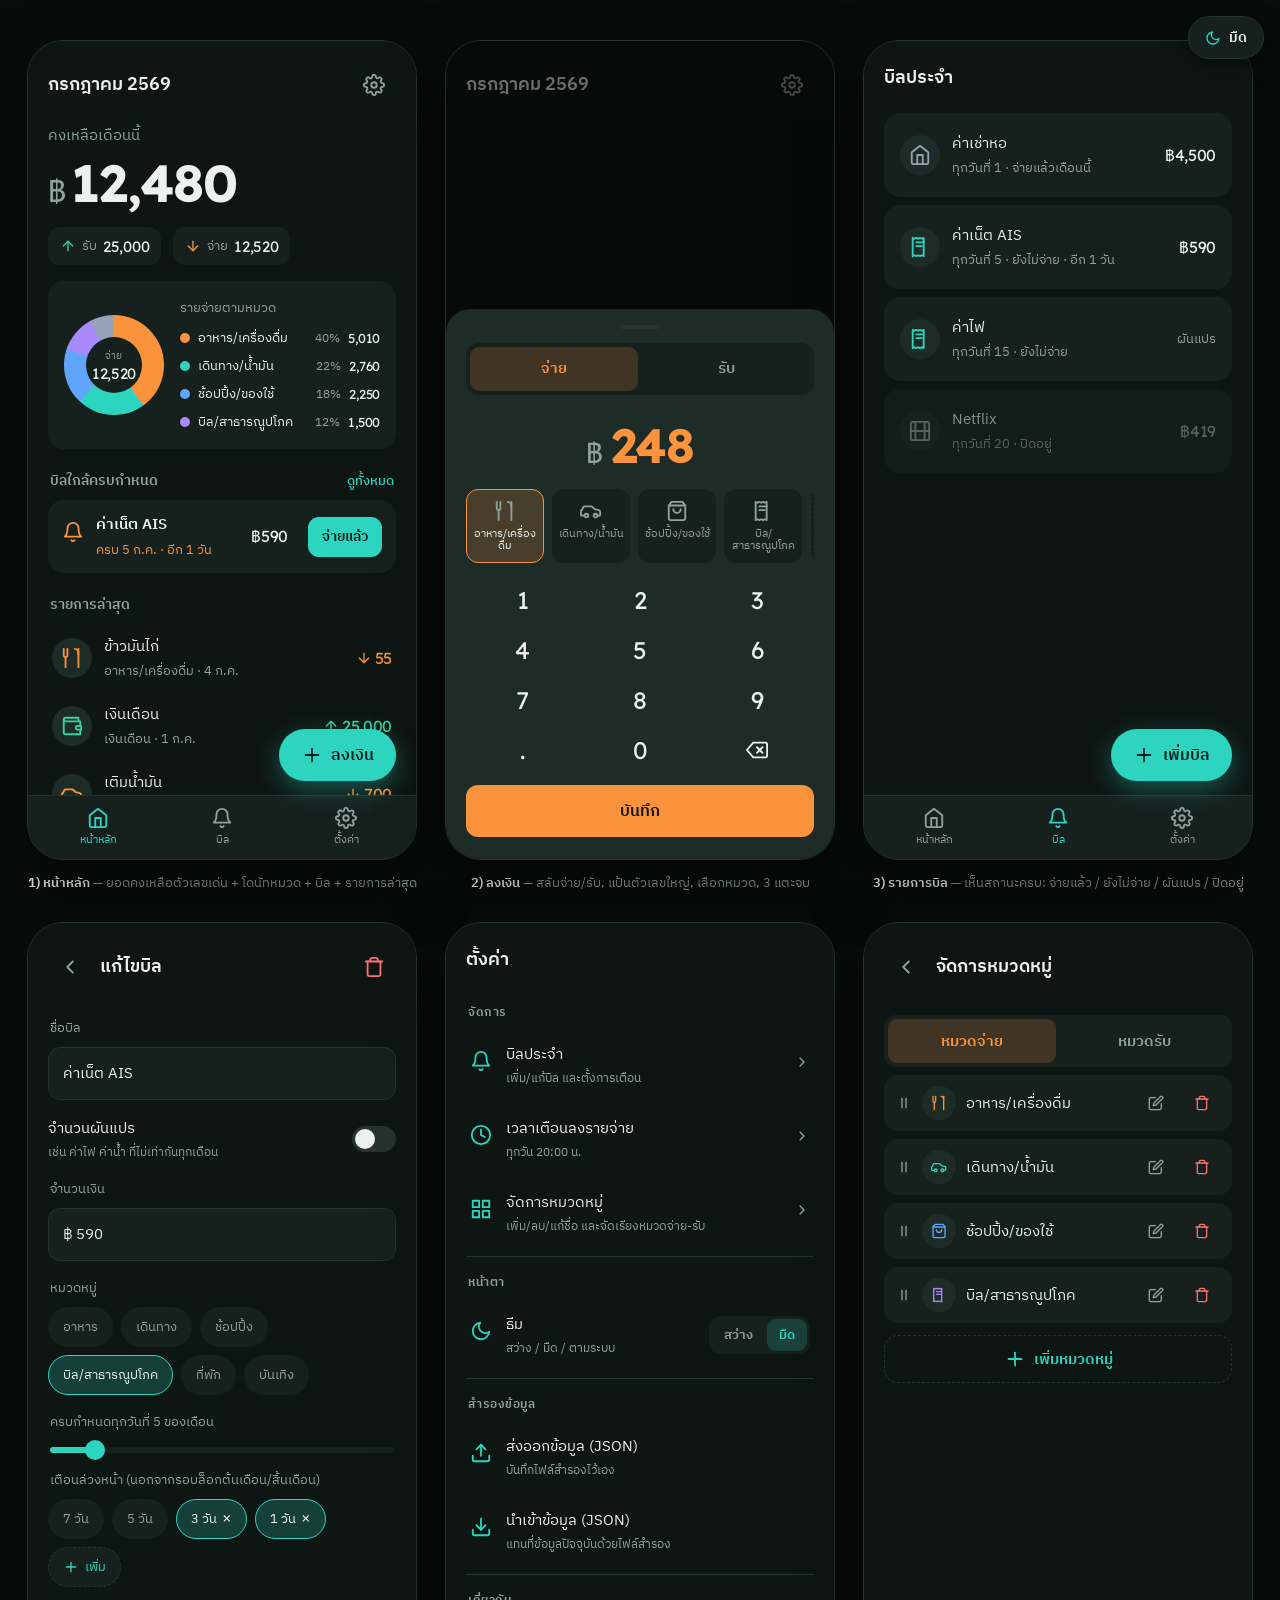
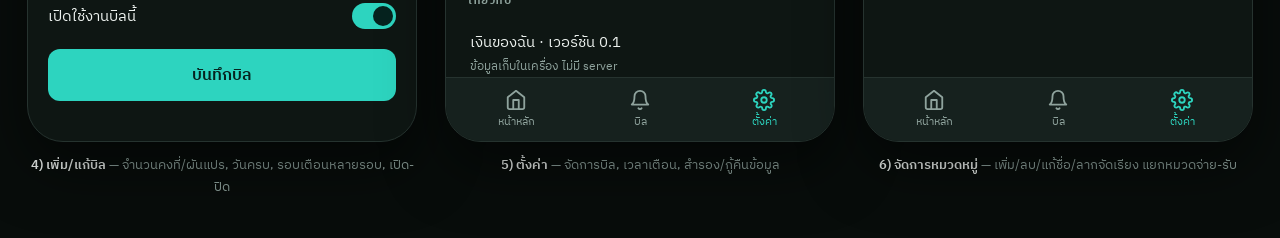
<file: web-app/mockup.html>
<!DOCTYPE html>
<html lang="th">
<head>
<meta charset="UTF-8">
<meta name="viewport" content="width=device-width, initial-scale=1.0">
<title>เงินของฉัน — Mockup (ละเอียด)</title>
<link rel="preconnect" href="https://fonts.googleapis.com">
<link rel="preconnect" href="https://fonts.gstatic.com" crossorigin>
<link href="https://fonts.googleapis.com/css2?family=IBM+Plex+Sans+Thai:wght@400;500;600;700&family=Lexend:wght@400;500;600;700&display=swap" rel="stylesheet">
<style>
  :root{
    --base:#0E1613; --surface:#16211E; --surface-hi:#1E2C28; --divider:#26332F;
    --ink:#ECF1EE; --muted:#8FA39D; --trust:#2DD4BF; --on-trust:#06231F;
    --income:#34D399; --expense:#FB923C; --danger:#F87171;
    --page:#080d0b; --shadow:rgba(0,0,0,.5);
    --font-ui:'IBM Plex Sans Thai',sans-serif; --font-num:'Lexend',sans-serif;
  }
  [data-theme="light"]{
    --base:#FBF6EE; --surface:#F3ECE0; --surface-hi:#ECE2D2; --divider:#E3D8C6;
    --ink:#2A241C; --muted:#83786A; --trust:#0E9C8C; --on-trust:#FFFFFF;
    --income:#12996B; --expense:#D9691C; --danger:#D6452B;
    --page:#E7DDCB; --shadow:rgba(90,70,35,.15);
  }
  html,body{transition:background .2s}
  *{box-sizing:border-box;margin:0;padding:0}
  body{
    background:var(--page); color:var(--ink); font-family:var(--font-ui);
    display:flex; gap:28px; flex-wrap:wrap; justify-content:center;
    padding:40px 16px; min-height:100vh; align-items:flex-start;
  }
  .num{font-family:var(--font-num); font-feature-settings:"tnum" 1; letter-spacing:-.02em}
  .caption{text-align:center; color:var(--muted); font-size:13px; margin-top:12px; max-width:390px}
  .caption b{color:var(--ink); font-weight:600}
  svg.i{width:22px;height:22px;fill:none;stroke:currentColor;stroke-width:2;stroke-linecap:round;stroke-linejoin:round}
  svg.i.sm{width:16px;height:16px}
  svg.i.lg{width:24px;height:24px}
  .theme-toggle{position:fixed; top:16px; right:16px; z-index:50; display:flex; align-items:center;
    gap:8px; background:var(--surface); color:var(--ink); border:1px solid var(--divider);
    border-radius:22px; padding:9px 16px; cursor:pointer; font-family:var(--font-ui);
    font-weight:600; font-size:14px; box-shadow:0 6px 20px var(--shadow)}
  .theme-toggle svg{color:var(--trust)}

  .phone{
    width:390px; height:820px; background:var(--base); border-radius:36px;
    border:1px solid var(--divider); overflow:hidden; position:relative;
    box-shadow:0 24px 60px var(--shadow); display:flex; flex-direction:column;
  }
  .screen{flex:1; overflow-y:auto; padding:0 20px 92px}
  .screen::-webkit-scrollbar{width:0}

  .appbar{display:flex; align-items:center; justify-content:space-between;
    padding:22px 20px 12px; position:sticky; top:0; background:var(--base); z-index:2}
  .appbar h1{font-size:18px; font-weight:600}
  .appbar .back{display:flex; align-items:center; gap:8px}
  .icon-btn{color:var(--muted); width:44px; height:44px; display:grid; place-items:center;
    background:none; border:none; cursor:pointer; border-radius:12px}
  .icon-btn:hover{background:var(--surface)}

  /* hero */
  .hero-label{color:var(--muted); font-size:15px; margin-top:4px}
  .hero-amount{display:flex; align-items:baseline; gap:6px; margin-top:2px}
  .hero-amount .baht{font-size:30px; color:var(--muted); font-weight:500}
  .hero-amount .val{font-size:52px; font-weight:700}
  .pills{display:flex; gap:12px; margin-top:12px}
  .pill{background:var(--surface); border-radius:12px; padding:8px 12px;
    display:flex; align-items:center; gap:6px; font-size:13px; color:var(--muted)}
  .pill .num{font-size:15px; color:var(--ink)}
  .pill.inc svg{color:var(--income)} .pill.exp svg{color:var(--expense)}

  .card{background:var(--surface); border-radius:16px; padding:16px; margin-top:16px}
  .section{color:var(--muted); font-size:14px; font-weight:600; margin:20px 2px 8px;
    display:flex; justify-content:space-between; align-items:center}
  .section a{color:var(--trust); font-size:13px; font-weight:500; text-decoration:none}

  /* donut */
  .donut-row{display:flex; gap:16px; align-items:center}
  .donut{width:100px;height:100px;border-radius:50%; flex:none;
    background:conic-gradient(var(--expense) 0 40%, var(--trust) 40% 62%,
      #60A5FA 62% 80%, #A78BFA 80% 92%, #94A3B8 92% 100%);
    display:grid; place-items:center; position:relative}
  .donut::after{content:""; width:56px;height:56px;border-radius:50%; background:var(--surface)}
  .donut .mid{position:absolute; text-align:center}
  .donut .mid .k{font-size:10px;color:var(--muted)}
  .donut .mid .v{font-size:15px}
  .legend{flex:1; display:flex; flex-direction:column; gap:6px}
  .legend .l{display:flex; align-items:center; gap:8px; font-size:13px}
  .legend .sw{width:10px;height:10px;border-radius:50%; flex:none}
  .legend .name{flex:1; color:var(--ink)}
  .legend .pct{color:var(--muted); font-size:12px}

  /* generic row w/ round icon */
  .rowitem{display:flex; align-items:center; gap:12px; padding:10px 4px}
  .avatar{width:40px;height:40px;border-radius:50%; background:var(--surface-hi);
    display:grid; place-items:center; flex:none}
  .rowitem .body{flex:1; min-width:0}
  .rowitem .body .t{font-size:15px; white-space:nowrap; overflow:hidden; text-overflow:ellipsis}
  .rowitem .body .s{color:var(--muted); font-size:13px; margin-top:1px}
  .amt{display:flex; align-items:center; gap:3px; font-size:16px}
  .amt.inc{color:var(--income)} .amt.exp{color:var(--expense)}

  /* bill card (home) */
  .bill{background:var(--surface); border-radius:16px; padding:12px 14px;
    display:flex; align-items:center; gap:12px; margin-top:8px}
  .bill .info{flex:1}
  .bill .info .t{font-weight:600; font-size:15px}
  .bill .info .s{font-size:13px; margin-top:2px}
  .s-warn{color:var(--expense)} .s-ok{color:var(--income)} .s-mut{color:var(--muted)}
  .btn-pay{background:var(--trust); color:var(--on-trust); border:none; cursor:pointer;
    height:40px; padding:0 14px; border-radius:11px; font-family:var(--font-ui);
    font-weight:600; font-size:14px}

  /* fab */
  .fab{position:absolute; right:20px; bottom:78px; background:var(--trust);
    color:var(--on-trust); border:none; cursor:pointer; height:52px; padding:0 22px;
    border-radius:26px; font-family:var(--font-ui); font-weight:600; font-size:16px;
    display:flex; align-items:center; gap:8px; box-shadow:0 8px 24px rgba(45,212,191,.35); z-index:3}

  /* bottom nav */
  .nav{position:absolute; left:0; right:0; bottom:0; height:64px; background:var(--surface);
    border-top:1px solid var(--divider); display:flex; align-items:center; padding:0 8px}
  .nav a{flex:1; display:flex; flex-direction:column; align-items:center; gap:2px;
    color:var(--muted); font-size:11px; text-decoration:none; padding:8px 0}
  .nav a.on{color:var(--trust)}

  /* ---- add sheet ---- */
  .sheet-dim{position:absolute; inset:0; background:rgba(0,0,0,.55);
    display:flex; flex-direction:column; justify-content:flex-end; z-index:5}
  .sheet{background:var(--surface-hi); border-radius:24px 24px 0 0; padding:16px 20px 22px}
  .grab{width:40px;height:4px;background:var(--divider);border-radius:2px;margin:0 auto 14px}
  .toggle{background:var(--surface); border-radius:12px; padding:4px; display:flex; gap:4px}
  .seg{flex:1; height:44px; border-radius:9px; display:grid; place-items:center;
    font-weight:600; font-size:15px; color:var(--muted); cursor:pointer}
  .seg.on-exp{background:rgba(251,146,60,.18); color:var(--expense)}
  .seg.on-inc{background:rgba(52,211,153,.18); color:var(--income)}
  .amount-big{display:flex; justify-content:center; align-items:baseline; gap:8px; margin:20px 0 8px}
  .amount-big .baht{font-size:28px; color:var(--muted)}
  .amount-big .val{font-size:48px; font-weight:700; color:var(--expense)}
  .chips{display:flex; gap:8px; overflow-x:auto; padding:6px 0}
  .chips::-webkit-scrollbar{height:0}
  .chip{width:78px; flex:none; background:var(--surface); border-radius:12px; padding:10px 4px;
    display:flex; flex-direction:column; align-items:center; gap:6px; border:1.5px solid transparent; color:var(--muted)}
  .chip.sel{border-color:var(--expense); background:rgba(251,146,60,.18)}
  .chip.sel .nm{color:var(--ink)}
  .chip .nm{font-size:11px; text-align:center; color:inherit; line-height:1.1}
  .pad{display:grid; grid-template-columns:repeat(3,1fr); gap:4px; margin-top:8px}
  .key{height:46px; display:grid; place-items:center; font-family:var(--font-num);
    font-size:24px; border-radius:12px; cursor:pointer; color:var(--ink)}
  .key:hover{background:var(--surface)}
  .save{width:100%; height:52px; margin-top:12px; border:none; border-radius:12px;
    font-family:var(--font-ui); font-weight:600; font-size:16px; cursor:pointer;
    background:var(--expense); color:var(--base)}

  /* ---- form (edit bill) ---- */
  .field-label{color:var(--muted); font-size:13px; margin:16px 2px 8px}
  .input{width:100%; background:var(--surface); border:1px solid var(--divider);
    border-radius:12px; padding:13px 14px; color:var(--ink); font-family:var(--font-ui); font-size:15px}
  .input::placeholder{color:var(--muted)}
  .switch-row{display:flex; align-items:center; justify-content:space-between; margin-top:16px}
  .switch-row .txt .t{font-size:15px} .switch-row .txt .s{color:var(--muted); font-size:12px; margin-top:2px}
  .sw-ui{width:44px;height:26px;border-radius:13px;background:var(--divider); position:relative; flex:none}
  .sw-ui.on{background:var(--trust)}
  .sw-ui::after{content:"";position:absolute;top:3px;left:3px;width:20px;height:20px;border-radius:50%;background:var(--ink);transition:.2s}
  .sw-ui.on::after{left:21px; background:var(--on-trust)}
  .wrap-chips{display:flex; flex-wrap:wrap; gap:8px}
  .cchip{padding:8px 14px; border-radius:20px; background:var(--surface); color:var(--muted);
    font-size:13px; border:1px solid var(--divider); cursor:pointer}
  .cchip.on,.cchip.sel,.cchip[aria-selected="true"]{}
  .cchip{padding:8px 14px;border-radius:20px;background:var(--surface);color:var(--muted);font-size:13px;border:1px solid transparent;cursor:pointer}
  .cchip.on{background:rgba(45,212,191,.22); color:var(--ink); border-color:var(--trust)}
  .slider{height:6px;background:var(--surface);border-radius:3px;position:relative;margin:14px 2px}
  .slider .fill{position:absolute;left:0;top:0;bottom:0;width:13%;background:var(--trust);border-radius:3px}
  .slider .knob{position:absolute;left:13%;top:50%;transform:translate(-50%,-50%);width:20px;height:20px;border-radius:50%;background:var(--trust)}
  .btn-primary{width:100%; height:52px; margin-top:20px; border:none; border-radius:12px;
    background:var(--trust); color:var(--on-trust); font-family:var(--font-ui); font-weight:600; font-size:16px; cursor:pointer}

  /* settings list */
  .set-head{color:var(--muted); font-size:12px; font-weight:600; letter-spacing:.5px; margin:16px 2px 6px}
  .set-item{display:flex; align-items:center; gap:14px; padding:14px 4px}
  .set-item .ic{color:var(--trust)}
  .set-item .body{flex:1} .set-item .body .t{font-size:15px} .set-item .body .s{color:var(--muted); font-size:12px; margin-top:2px}
  .divider{height:1px; background:var(--divider); margin:6px 0}

  /* add-category chip in add sheet */
  .chip.add{border:1.5px dashed var(--divider); justify-content:center}
  .chip.add svg,.chip.add .nm{color:var(--trust)}
  /* removable / add reminder chips */
  .cchip.add{border:1px dashed var(--divider); color:var(--trust); display:inline-flex; align-items:center; gap:6px}
  .cchip .x{display:inline-flex; align-items:center; opacity:.75; font-size:16px; line-height:1; margin-left:2px}
  .cchip.on .x{opacity:1}
  /* manage-categories screen */
  .cat-row{display:flex; align-items:center; gap:10px; background:var(--surface);
    border-radius:14px; padding:10px 12px; margin-top:8px}
  .cat-row .grip{color:var(--muted); cursor:grab; display:flex}
  .cat-row .nm{flex:1; font-size:15px}
  .cat-row .act{color:var(--muted); width:36px; height:36px; display:grid; place-items:center;
    border-radius:10px; background:none; border:none; cursor:pointer}
  .cat-row .act:hover{background:var(--surface-hi)}
  .cat-row .act.del{color:var(--danger)}
  .add-btn{width:100%; height:48px; margin-top:12px; border:1.5px dashed var(--divider);
    border-radius:14px; background:none; color:var(--trust); font-family:var(--font-ui);
    font-weight:600; font-size:15px; cursor:pointer; display:flex; align-items:center;
    justify-content:center; gap:8px}
</style>
</head>
<body>

<button class="theme-toggle" onclick="toggleTheme()">
  <svg class="i sm"><use id="themeIcon" href="#i-moon"/></svg><span id="themeLabel">มืด</span>
</button>

<!-- ===== SVG SPRITE ===== -->
<svg width="0" height="0" style="position:absolute" aria-hidden="true">
  <symbol id="i-food" viewBox="0 0 24 24"><path d="M3 2v7c0 1.1.9 2 2 2h0a2 2 0 0 0 2-2V2"/><path d="M5 11v11"/><path d="M19 2v20"/><path d="M19 8c0-3.3-1.8-6-4-6"/></symbol>
  <symbol id="i-car" viewBox="0 0 24 24"><path d="M19 17h2c.6 0 1-.4 1-1v-3c0-.9-.7-1.7-1.5-1.9C18.7 10.6 16 10 16 10s-1.3-1.4-2.2-2.3c-.5-.4-1.1-.7-1.8-.7H5c-.6 0-1.1.4-1.4.9l-1.4 2.9A3.7 3.7 0 0 0 1 12v4c0 .6.4 1 1 1h2"/><circle cx="7" cy="17" r="2"/><circle cx="17" cy="17" r="2"/></symbol>
  <symbol id="i-bag" viewBox="0 0 24 24"><path d="M6 2 3 6v14a2 2 0 0 0 2 2h14a2 2 0 0 0 2-2V6l-3-4Z"/><path d="M3 6h18"/><path d="M16 10a4 4 0 0 1-8 0"/></symbol>
  <symbol id="i-receipt" viewBox="0 0 24 24"><path d="M4 2v20l2-1 2 1 2-1 2 1 2-1 2 1V2l-2 1-2-1-2 1-2-1-2 1-2-1Z"/><path d="M8 7h8"/><path d="M8 11h6"/></symbol>
  <symbol id="i-home" viewBox="0 0 24 24"><path d="m3 9 9-7 9 7v11a2 2 0 0 1-2 2H5a2 2 0 0 1-2-2z"/><path d="M9 22V12h6v10"/></symbol>
  <symbol id="i-health" viewBox="0 0 24 24"><path d="M22 12h-4l-3 9L9 3l-3 9H2"/></symbol>
  <symbol id="i-fun" viewBox="0 0 24 24"><rect x="2" y="2" width="20" height="20" rx="2.2"/><line x1="7" y1="2" x2="7" y2="22"/><line x1="17" y1="2" x2="17" y2="22"/><line x1="2" y1="12" x2="22" y2="12"/></symbol>
  <symbol id="i-edu" viewBox="0 0 24 24"><path d="M4 19.5A2.5 2.5 0 0 1 6.5 17H20"/><path d="M6.5 2H20v20H6.5A2.5 2.5 0 0 1 4 19.5v-15A2.5 2.5 0 0 1 6.5 2z"/></symbol>
  <symbol id="i-save" viewBox="0 0 24 24"><line x1="3" y1="22" x2="21" y2="22"/><line x1="6" y1="18" x2="6" y2="11"/><line x1="10" y1="18" x2="10" y2="11"/><line x1="14" y1="18" x2="14" y2="11"/><line x1="18" y1="18" x2="18" y2="11"/><polygon points="12 2 20 7 4 7"/></symbol>
  <symbol id="i-grid" viewBox="0 0 24 24"><rect x="3" y="3" width="7" height="7"/><rect x="14" y="3" width="7" height="7"/><rect x="14" y="14" width="7" height="7"/><rect x="3" y="14" width="7" height="7"/></symbol>
  <symbol id="i-wallet" viewBox="0 0 24 24"><path d="M21 12V7H5a2 2 0 0 1 0-4h14v4"/><path d="M3 5v14a2 2 0 0 0 2 2h16v-5"/><path d="M18 12a2 2 0 0 0 0 4h4v-4Z"/></symbol>
  <symbol id="i-gift" viewBox="0 0 24 24"><polyline points="20 12 20 22 4 22 4 12"/><rect x="2" y="7" width="20" height="5"/><line x1="12" y1="22" x2="12" y2="7"/><path d="M12 7H7.5a2.5 2.5 0 0 1 0-5C11 2 12 7 12 7z"/><path d="M12 7h4.5a2.5 2.5 0 0 0 0-5C13 2 12 7 12 7z"/></symbol>
  <symbol id="i-brief" viewBox="0 0 24 24"><rect x="2" y="7" width="20" height="14" rx="2"/><path d="M16 21V5a2 2 0 0 0-2-2h-4a2 2 0 0 0-2 2v16"/></symbol>
  <symbol id="i-trend" viewBox="0 0 24 24"><polyline points="23 6 13.5 15.5 8.5 10.5 1 18"/><polyline points="17 6 23 6 23 12"/></symbol>
  <symbol id="i-gear" viewBox="0 0 24 24"><circle cx="12" cy="12" r="3"/><path d="M19.4 15a1.65 1.65 0 0 0 .33 1.82l.06.06a2 2 0 1 1-2.83 2.83l-.06-.06a1.65 1.65 0 0 0-1.82-.33 1.65 1.65 0 0 0-1 1.51V21a2 2 0 0 1-4 0v-.09A1.65 1.65 0 0 0 9 19.4a1.65 1.65 0 0 0-1.82.33l-.06.06a2 2 0 1 1-2.83-2.83l.06-.06a1.65 1.65 0 0 0 .33-1.82 1.65 1.65 0 0 0-1.51-1H3a2 2 0 0 1 0-4h.09A1.65 1.65 0 0 0 4.6 9a1.65 1.65 0 0 0-.33-1.82l-.06-.06a2 2 0 1 1 2.83-2.83l.06.06a1.65 1.65 0 0 0 1.82.33H9a1.65 1.65 0 0 0 1-1.51V3a2 2 0 0 1 4 0v.09a1.65 1.65 0 0 0 1 1.51 1.65 1.65 0 0 0 1.82-.33l.06-.06a2 2 0 1 1 2.83 2.83l-.06.06a1.65 1.65 0 0 0-.33 1.82V9a1.65 1.65 0 0 0 1.51 1H21a2 2 0 0 1 0 4h-.09a1.65 1.65 0 0 0-1.51 1z"/></symbol>
  <symbol id="i-bell" viewBox="0 0 24 24"><path d="M18 8a6 6 0 0 0-12 0c0 7-3 9-3 9h18s-3-2-3-9"/><path d="M13.73 21a2 2 0 0 1-3.46 0"/></symbol>
  <symbol id="i-plus" viewBox="0 0 24 24"><path d="M12 5v14M5 12h14"/></symbol>
  <symbol id="i-back" viewBox="0 0 24 24"><polyline points="15 18 9 12 15 6"/></symbol>
  <symbol id="i-chev" viewBox="0 0 24 24"><polyline points="9 18 15 12 9 6"/></symbol>
  <symbol id="i-up" viewBox="0 0 24 24"><line x1="12" y1="19" x2="12" y2="5"/><polyline points="5 12 12 5 19 12"/></symbol>
  <symbol id="i-down" viewBox="0 0 24 24"><line x1="12" y1="5" x2="12" y2="19"/><polyline points="19 12 12 19 5 12"/></symbol>
  <symbol id="i-bs" viewBox="0 0 24 24"><path d="M21 4H8l-7 8 7 8h13a2 2 0 0 0 2-2V6a2 2 0 0 0-2-2z"/><line x1="18" y1="9" x2="12" y2="15"/><line x1="12" y1="9" x2="18" y2="15"/></symbol>
  <symbol id="i-trash" viewBox="0 0 24 24"><polyline points="3 6 5 6 21 6"/><path d="M19 6v14a2 2 0 0 1-2 2H7a2 2 0 0 1-2-2V6m3 0V4a2 2 0 0 1 2-2h4a2 2 0 0 1 2 2v2"/></symbol>
  <symbol id="i-export" viewBox="0 0 24 24"><path d="M21 15v4a2 2 0 0 1-2 2H5a2 2 0 0 1-2-2v-4"/><polyline points="17 8 12 3 7 8"/><line x1="12" y1="3" x2="12" y2="15"/></symbol>
  <symbol id="i-import" viewBox="0 0 24 24"><path d="M21 15v4a2 2 0 0 1-2 2H5a2 2 0 0 1-2-2v-4"/><polyline points="7 10 12 15 17 10"/><line x1="12" y1="15" x2="12" y2="3"/></symbol>
  <symbol id="i-list" viewBox="0 0 24 24"><line x1="8" y1="6" x2="21" y2="6"/><line x1="8" y1="12" x2="21" y2="12"/><line x1="8" y1="18" x2="21" y2="18"/><line x1="3" y1="6" x2="3.01" y2="6"/><line x1="3" y1="12" x2="3.01" y2="12"/><line x1="3" y1="18" x2="3.01" y2="18"/></symbol>
  <symbol id="i-clock" viewBox="0 0 24 24"><circle cx="12" cy="12" r="10"/><polyline points="12 6 12 12 16 14"/></symbol>
  <symbol id="i-grip" viewBox="0 0 24 24"><line x1="9" y1="5" x2="9" y2="19"/><line x1="15" y1="5" x2="15" y2="19"/></symbol>
  <symbol id="i-edit" viewBox="0 0 24 24"><path d="M11 4H4a2 2 0 0 0-2 2v14a2 2 0 0 0 2 2h14a2 2 0 0 0 2-2v-7"/><path d="M18.5 2.5a2.1 2.1 0 0 1 3 3L12 15l-4 1 1-4Z"/></symbol>
  <symbol id="i-moon" viewBox="0 0 24 24"><path d="M21 12.8A9 9 0 1 1 11.2 3 7 7 0 0 0 21 12.8z"/></symbol>
  <symbol id="i-sun" viewBox="0 0 24 24"><circle cx="12" cy="12" r="4"/><path d="M12 2v2M12 20v2M4.9 4.9l1.4 1.4M17.7 17.7l1.4 1.4M2 12h2M20 12h2M4.9 19.1l1.4-1.4M17.7 6.3l1.4-1.4"/></symbol>
</svg>

<!-- ============ 1) HOME ============ -->
<div>
<div class="phone">
  <div class="appbar">
    <h1>กรกฎาคม 2569</h1>
    <button class="icon-btn" title="ตั้งค่า"><svg class="i"><use href="#i-gear"/></svg></button>
  </div>
  <div class="screen">
    <div class="hero-label">คงเหลือเดือนนี้</div>
    <div class="hero-amount"><span class="baht num">฿</span><span class="val num">12,480</span></div>
    <div class="pills">
      <div class="pill inc"><svg class="i sm"><use href="#i-up"/></svg> รับ <span class="num">25,000</span></div>
      <div class="pill exp"><svg class="i sm"><use href="#i-down"/></svg> จ่าย <span class="num">12,520</span></div>
    </div>

    <div class="card">
      <div class="donut-row">
        <div class="donut"><div class="mid"><div class="k">จ่าย</div><div class="v num">12,520</div></div></div>
        <div class="legend">
          <div style="color:var(--muted);font-size:13px;margin-bottom:2px">รายจ่ายตามหมวด</div>
          <div class="l"><span class="sw" style="background:var(--expense)"></span><span class="name">อาหาร/เครื่องดื่ม</span><span class="pct">40%</span><span class="num">5,010</span></div>
          <div class="l"><span class="sw" style="background:var(--trust)"></span><span class="name">เดินทาง/น้ำมัน</span><span class="pct">22%</span><span class="num">2,760</span></div>
          <div class="l"><span class="sw" style="background:#60A5FA"></span><span class="name">ช้อปปิ้ง/ของใช้</span><span class="pct">18%</span><span class="num">2,250</span></div>
          <div class="l"><span class="sw" style="background:#A78BFA"></span><span class="name">บิล/สาธารณูปโภค</span><span class="pct">12%</span><span class="num">1,500</span></div>
        </div>
      </div>
    </div>

    <div class="section"><span>บิลใกล้ครบกำหนด</span><a href="#">ดูทั้งหมด</a></div>
    <div class="bill">
      <span style="color:var(--expense)"><svg class="i"><use href="#i-bell"/></svg></span>
      <div class="info"><div class="t">ค่าเน็ต AIS</div><div class="s s-warn">ครบ 5 ก.ค. · อีก 1 วัน</div></div>
      <span class="num" style="margin-right:8px">฿590</span>
      <button class="btn-pay">จ่ายแล้ว</button>
    </div>

    <div class="section"><span>รายการล่าสุด</span></div>
    <div class="rowitem"><div class="avatar" style="color:var(--expense)"><svg class="i"><use href="#i-food"/></svg></div>
      <div class="body"><div class="t">ข้าวมันไก่</div><div class="s">อาหาร/เครื่องดื่ม · 4 ก.ค.</div></div>
      <div class="amt exp"><svg class="i sm"><use href="#i-down"/></svg><span class="num">55</span></div></div>
    <div class="rowitem"><div class="avatar" style="color:var(--income)"><svg class="i"><use href="#i-wallet"/></svg></div>
      <div class="body"><div class="t">เงินเดือน</div><div class="s">เงินเดือน · 1 ก.ค.</div></div>
      <div class="amt inc"><svg class="i sm"><use href="#i-up"/></svg><span class="num">25,000</span></div></div>
    <div class="rowitem"><div class="avatar" style="color:var(--expense)"><svg class="i"><use href="#i-car"/></svg></div>
      <div class="body"><div class="t">เติมน้ำมัน</div><div class="s">เดินทาง/น้ำมัน · 3 ก.ค.</div></div>
      <div class="amt exp"><svg class="i sm"><use href="#i-down"/></svg><span class="num">700</span></div></div>
    <div class="rowitem"><div class="avatar" style="color:var(--expense)"><svg class="i"><use href="#i-bag"/></svg></div>
      <div class="body"><div class="t">7-Eleven</div><div class="s">ช้อปปิ้ง/ของใช้ · 3 ก.ค.</div></div>
      <div class="amt exp"><svg class="i sm"><use href="#i-down"/></svg><span class="num">248</span></div></div>
  </div>

  <button class="fab"><svg class="i"><use href="#i-plus"/></svg> ลงเงิน</button>
  <div class="nav">
    <a class="on"><svg class="i"><use href="#i-home"/></svg>หน้าหลัก</a>
    <a><svg class="i"><use href="#i-bell"/></svg>บิล</a>
    <a><svg class="i"><use href="#i-gear"/></svg>ตั้งค่า</a>
  </div>
</div>
<div class="caption"><b>1) หน้าหลัก</b> — ยอดคงเหลือตัวเลขเด่น + โดนัทหมวด + บิล + รายการล่าสุด</div>
</div>

<!-- ============ 2) ADD SHEET ============ -->
<div>
<div class="phone">
  <div class="appbar"><h1>กรกฎาคม 2569</h1><button class="icon-btn"><svg class="i"><use href="#i-gear"/></svg></button></div>
  <div class="screen" style="opacity:.35"></div>
  <div class="sheet-dim">
    <div class="sheet">
      <div class="grab"></div>
      <div class="toggle"><div class="seg on-exp">จ่าย</div><div class="seg">รับ</div></div>
      <div class="amount-big"><span class="baht num">฿</span><span class="val num">248</span></div>
      <div class="chips">
        <div class="chip sel"><svg class="i"><use href="#i-food"/></svg><span class="nm">อาหาร/เครื่องดื่ม</span></div>
        <div class="chip"><svg class="i"><use href="#i-car"/></svg><span class="nm">เดินทาง/น้ำมัน</span></div>
        <div class="chip"><svg class="i"><use href="#i-bag"/></svg><span class="nm">ช้อปปิ้ง/ของใช้</span></div>
        <div class="chip"><svg class="i"><use href="#i-receipt"/></svg><span class="nm">บิล/สาธารณูปโภค</span></div>
        <div class="chip add"><svg class="i"><use href="#i-plus"/></svg><span class="nm">เพิ่มหมวด</span></div>
      </div>
      <div class="pad">
        <div class="key num">1</div><div class="key num">2</div><div class="key num">3</div>
        <div class="key num">4</div><div class="key num">5</div><div class="key num">6</div>
        <div class="key num">7</div><div class="key num">8</div><div class="key num">9</div>
        <div class="key num">.</div><div class="key num">0</div>
        <div class="key"><svg class="i"><use href="#i-bs"/></svg></div>
      </div>
      <button class="save">บันทึก</button>
    </div>
  </div>
</div>
<div class="caption"><b>2) ลงเงิน</b> — สลับจ่าย/รับ, แป้นตัวเลขใหญ่, เลือกหมวด, 3 แตะจบ</div>
</div>

<!-- ============ 3) BILLS LIST ============ -->
<div>
<div class="phone">
  <div class="appbar"><h1>บิลประจำ</h1></div>
  <div class="screen">
    <div style="height:8px"></div>
    <div class="card" style="margin-top:0"><div class="rowitem" style="padding:2px 0">
      <div class="avatar" style="color:var(--home,#94A3B8)"><svg class="i"><use href="#i-home"/></svg></div>
      <div class="body"><div class="t">ค่าเช่าหอ</div><div class="s s-ok">ทุกวันที่ 1 · จ่ายแล้วเดือนนี้</div></div>
      <span class="num">฿4,500</span></div></div>
    <div class="card" style="margin-top:8px"><div class="rowitem" style="padding:2px 0">
      <div class="avatar" style="color:var(--trust)"><svg class="i"><use href="#i-receipt"/></svg></div>
      <div class="body"><div class="t">ค่าเน็ต AIS</div><div class="s s-warn">ทุกวันที่ 5 · ยังไม่จ่าย · อีก 1 วัน</div></div>
      <span class="num">฿590</span></div></div>
    <div class="card" style="margin-top:8px"><div class="rowitem" style="padding:2px 0">
      <div class="avatar" style="color:var(--trust)"><svg class="i"><use href="#i-receipt"/></svg></div>
      <div class="body"><div class="t">ค่าไฟ</div><div class="s s-mut">ทุกวันที่ 15 · ยังไม่จ่าย</div></div>
      <span style="color:var(--muted);font-size:13px">ผันแปร</span></div></div>
    <div class="card" style="margin-top:8px; opacity:.55"><div class="rowitem" style="padding:2px 0">
      <div class="avatar" style="color:var(--muted)"><svg class="i"><use href="#i-fun"/></svg></div>
      <div class="body"><div class="t">Netflix</div><div class="s s-mut">ทุกวันที่ 20 · ปิดอยู่</div></div>
      <span class="num" style="color:var(--muted)">฿419</span></div></div>
  </div>
  <button class="fab"><svg class="i"><use href="#i-plus"/></svg> เพิ่มบิล</button>
  <div class="nav">
    <a><svg class="i"><use href="#i-home"/></svg>หน้าหลัก</a>
    <a class="on"><svg class="i"><use href="#i-bell"/></svg>บิล</a>
    <a><svg class="i"><use href="#i-gear"/></svg>ตั้งค่า</a>
  </div>
</div>
<div class="caption"><b>3) รายการบิล</b> — เห็นสถานะครบ: จ่ายแล้ว / ยังไม่จ่าย / ผันแปร / ปิดอยู่</div>
</div>

<!-- ============ 4) EDIT BILL ============ -->
<div>
<div class="phone">
  <div class="appbar"><span class="back"><button class="icon-btn"><svg class="i"><use href="#i-back"/></svg></button><h1>แก้ไขบิล</h1></span>
    <button class="icon-btn" style="color:var(--danger)"><svg class="i"><use href="#i-trash"/></svg></button></div>
  <div class="screen">
    <div class="field-label">ชื่อบิล</div>
    <input class="input" value="ค่าเน็ต AIS">
    <div class="switch-row"><div class="txt"><div class="t">จำนวนผันแปร</div><div class="s">เช่น ค่าไฟ ค่าน้ำ ที่ไม่เท่ากันทุกเดือน</div></div><div class="sw-ui"></div></div>
    <div class="field-label">จำนวนเงิน</div>
    <input class="input num" value="฿ 590">
    <div class="field-label">หมวดหมู่</div>
    <div class="wrap-chips">
      <span class="cchip">อาหาร</span><span class="cchip">เดินทาง</span><span class="cchip">ช้อปปิ้ง</span>
      <span class="cchip on">บิล/สาธารณูปโภค</span><span class="cchip">ที่พัก</span><span class="cchip">บันเทิง</span>
    </div>
    <div class="field-label">ครบกำหนดทุกวันที่ 5 ของเดือน</div>
    <div class="slider"><div class="fill"></div><div class="knob"></div></div>
    <div class="field-label">เตือนล่วงหน้า (นอกจากรอบล็อกต้นเดือน/สิ้นเดือน)</div>
    <div class="wrap-chips">
      <span class="cchip">7 วัน</span><span class="cchip">5 วัน</span>
      <span class="cchip on">3 วัน <span class="x">×</span></span>
      <span class="cchip on">1 วัน <span class="x">×</span></span>
      <span class="cchip add"><svg class="i sm"><use href="#i-plus"/></svg> เพิ่ม</span>
    </div>
    <div class="switch-row"><div class="txt"><div class="t">เปิดใช้งานบิลนี้</div></div><div class="sw-ui on"></div></div>
    <button class="btn-primary">บันทึกบิล</button>
  </div>
</div>
<div class="caption"><b>4) เพิ่ม/แก้บิล</b> — จำนวนคงที่/ผันแปร, วันครบ, รอบเตือนหลายรอบ, เปิด-ปิด</div>
</div>

<!-- ============ 5) SETTINGS ============ -->
<div>
<div class="phone">
  <div class="appbar"><h1>ตั้งค่า</h1></div>
  <div class="screen">
    <div class="set-head">จัดการ</div>
    <div class="set-item"><span class="ic"><svg class="i"><use href="#i-bell"/></svg></span>
      <div class="body"><div class="t">บิลประจำ</div><div class="s">เพิ่ม/แก้บิล และตั้งการเตือน</div></div>
      <span style="color:var(--muted)"><svg class="i sm"><use href="#i-chev"/></svg></span></div>
    <div class="set-item"><span class="ic"><svg class="i"><use href="#i-clock"/></svg></span>
      <div class="body"><div class="t">เวลาเตือนลงรายจ่าย</div><div class="s">ทุกวัน 20:00 น.</div></div>
      <span style="color:var(--muted)"><svg class="i sm"><use href="#i-chev"/></svg></span></div>
    <div class="set-item"><span class="ic"><svg class="i"><use href="#i-grid"/></svg></span>
      <div class="body"><div class="t">จัดการหมวดหมู่</div><div class="s">เพิ่ม/ลบ/แก้ชื่อ และจัดเรียงหมวดจ่าย-รับ</div></div>
      <span style="color:var(--muted)"><svg class="i sm"><use href="#i-chev"/></svg></span></div>
    <div class="divider"></div>
    <div class="set-head">หน้าตา</div>
    <div class="set-item"><span class="ic"><svg class="i"><use href="#i-moon"/></svg></span>
      <div class="body"><div class="t">ธีม</div><div class="s">สว่าง / มืด / ตามระบบ</div></div>
      <div class="toggle" style="width:auto;padding:3px;gap:2px">
        <div class="seg" style="height:32px;padding:0 12px;font-size:13px;flex:none">สว่าง</div>
        <div class="seg" style="height:32px;padding:0 12px;font-size:13px;flex:none;background:rgba(45,212,191,.18);color:var(--trust)">มืด</div>
      </div></div>
    <div class="divider"></div>
    <div class="set-head">สำรองข้อมูล</div>
    <div class="set-item"><span class="ic"><svg class="i"><use href="#i-export"/></svg></span>
      <div class="body"><div class="t">ส่งออกข้อมูล (JSON)</div><div class="s">บันทึกไฟล์สำรองไว้เอง</div></div></div>
    <div class="set-item"><span class="ic"><svg class="i"><use href="#i-import"/></svg></span>
      <div class="body"><div class="t">นำเข้าข้อมูล (JSON)</div><div class="s">แทนที่ข้อมูลปัจจุบันด้วยไฟล์สำรอง</div></div></div>
    <div class="divider"></div>
    <div class="set-head">เกี่ยวกับ</div>
    <div class="set-item"><div class="body"><div class="t">เงินของฉัน · เวอร์ชัน 0.1</div><div class="s">ข้อมูลเก็บในเครื่อง ไม่มี server</div></div></div>
  </div>
  <div class="nav">
    <a><svg class="i"><use href="#i-home"/></svg>หน้าหลัก</a>
    <a><svg class="i"><use href="#i-bell"/></svg>บิล</a>
    <a class="on"><svg class="i"><use href="#i-gear"/></svg>ตั้งค่า</a>
  </div>
</div>
<div class="caption"><b>5) ตั้งค่า</b> — จัดการบิล, เวลาเตือน, สำรอง/กู้คืนข้อมูล</div>
</div>

<!-- ============ 6) MANAGE CATEGORIES ============ -->
<div>
<div class="phone">
  <div class="appbar"><span class="back"><button class="icon-btn"><svg class="i"><use href="#i-back"/></svg></button><h1>จัดการหมวดหมู่</h1></span></div>
  <div class="screen">
    <div class="toggle" style="margin-top:14px"><div class="seg on-exp">หมวดจ่าย</div><div class="seg">หมวดรับ</div></div>

    <div class="cat-row"><span class="grip"><svg class="i sm"><use href="#i-grip"/></svg></span>
      <span class="avatar" style="width:34px;height:34px;color:var(--expense)"><svg class="i sm"><use href="#i-food"/></svg></span>
      <span class="nm">อาหาร/เครื่องดื่ม</span>
      <button class="act"><svg class="i sm"><use href="#i-edit"/></svg></button>
      <button class="act del"><svg class="i sm"><use href="#i-trash"/></svg></button></div>

    <div class="cat-row"><span class="grip"><svg class="i sm"><use href="#i-grip"/></svg></span>
      <span class="avatar" style="width:34px;height:34px;color:var(--trust)"><svg class="i sm"><use href="#i-car"/></svg></span>
      <span class="nm">เดินทาง/น้ำมัน</span>
      <button class="act"><svg class="i sm"><use href="#i-edit"/></svg></button>
      <button class="act del"><svg class="i sm"><use href="#i-trash"/></svg></button></div>

    <div class="cat-row"><span class="grip"><svg class="i sm"><use href="#i-grip"/></svg></span>
      <span class="avatar" style="width:34px;height:34px;color:#60A5FA"><svg class="i sm"><use href="#i-bag"/></svg></span>
      <span class="nm">ช้อปปิ้ง/ของใช้</span>
      <button class="act"><svg class="i sm"><use href="#i-edit"/></svg></button>
      <button class="act del"><svg class="i sm"><use href="#i-trash"/></svg></button></div>

    <div class="cat-row"><span class="grip"><svg class="i sm"><use href="#i-grip"/></svg></span>
      <span class="avatar" style="width:34px;height:34px;color:#A78BFA"><svg class="i sm"><use href="#i-receipt"/></svg></span>
      <span class="nm">บิล/สาธารณูปโภค</span>
      <button class="act"><svg class="i sm"><use href="#i-edit"/></svg></button>
      <button class="act del"><svg class="i sm"><use href="#i-trash"/></svg></button></div>

    <button class="add-btn"><svg class="i"><use href="#i-plus"/></svg> เพิ่มหมวดหมู่</button>
  </div>
  <div class="nav">
    <a><svg class="i"><use href="#i-home"/></svg>หน้าหลัก</a>
    <a><svg class="i"><use href="#i-bell"/></svg>บิล</a>
    <a class="on"><svg class="i"><use href="#i-gear"/></svg>ตั้งค่า</a>
  </div>
</div>
<div class="caption"><b>6) จัดการหมวดหมู่</b> — เพิ่ม/ลบ/แก้ชื่อ/ลากจัดเรียง แยกหมวดจ่าย-รับ</div>
</div>

<script>
function toggleTheme(){
  var el=document.documentElement;
  var nowLight=el.getAttribute('data-theme')!=='light';
  el.setAttribute('data-theme', nowLight?'light':'dark');
  document.getElementById('themeLabel').textContent = nowLight?'สว่าง':'มืด';
  document.getElementById('themeIcon').setAttribute('href', nowLight?'#i-sun':'#i-moon');
}
</script>
</body>
</html>
</file>
<file: web-app/css/styles.css>
/* ===========================================================
   เงินของฉัน — styles.css  (v0.18 หน้าตาใหม่ ตาม design/mockup-v2.html)
   สองแกน: [data-palette=default|star] × [data-theme=light|dark] บน <html>
   หลักการ: การ์ดขาว/เทาเรียบ ไม่มีเงา, ปุ่มหลักสีดำ(สว่าง)/ขาว(มืด),
   สีอยู่บนข้อมูล — รายจ่ายปกติเป็นสีหมึก, แดงใช้กับสิ่งที่ต้องระวังเท่านั้น
   =========================================================== */
:root, [data-theme="light"] {
  --page:#f3f5f7; --base:#f3f5f7; --surface:#ffffff; --surface-hi:#f2f5f8;
  --divider:#e6e6e6; --rule:#f1f1f1; --control:#d6d9dd;
  --ink:#1b1d1f; --muted:#5c6064; --trust:#1d5fd6; --on-trust:#ffffff;
  --primary:#1b1d1f; --on-primary:#ffffff;
  --income:#2f7a45; --expense:#c41c29; --danger:#c41c29; --spend:#D9691C; --on-color:#ffffff;
  --track:#e9edf1; --committed:#a9c6f2;
  --neg-bg:#ffedea; --neg-ink:#831c1e; --warn-bg:#fffbeb; --warn-ink:#92400e; --ok-bg:#dcfae5; --ok-ink:#04250e;
  --shadow:rgba(0,0,0,.12);
  --font-ui:'Manrope','Anuphan',sans-serif; --font-num:'Manrope','Anuphan',sans-serif;
  color-scheme:light;
}
[data-theme="dark"] {
  --page:#000000; --base:#000000; --surface:#111111; --surface-hi:#1a1a1a;
  --divider:#262626; --rule:#1a1a1a; --control:#444444;
  --ink:#ffffff; --muted:#b4b4b4; --trust:#6b9cf0; --on-trust:#000000;
  --primary:#ffffff; --on-primary:#000000;
  --income:#3fc07a; --expense:#e5566f; --danger:#e5566f; --spend:#FB923C; --on-color:#111111;
  --track:#222222; --committed:#2f4f86;
  --neg-bg:#2c1a20; --neg-ink:#ff9aa8; --warn-bg:#2a2010; --warn-ink:#f5c46b; --ok-bg:#172a1d; --ok-ink:#3fc07a;
  --shadow:rgba(0,0,0,.5);
  color-scheme:dark;
}

/* ===========================================================
   ชุดสี "ดวงดาว" — กลางคืน (dark) / กลางวัน (light)
   =========================================================== */
[data-palette="star"][data-theme="dark"] {
  --page:#060B18; --base:#0B1730; --surface:#13213F; --surface-hi:#1A2745;
  --divider:#24365F; --rule:#1C2C50; --control:#3A5084;
  --ink:#F5F7FF; --muted:#9FB3DE; --trust:#FFC200; --on-trust:#10254B;
  --primary:#FFC200; --on-primary:#10254B;
  --income:#34D399; --expense:#F87171; --danger:#F87171; --spend:#FB923C; --on-color:#0B1730;
  --track:#22325A; --committed:#6FD3E8;
  --neg-bg:#3A1C2A; --neg-ink:#FFB3B3; --warn-bg:#33290F; --warn-ink:#FFD866; --ok-bg:#123A2C; --ok-ink:#34D399;
  --comet:#6FD3E8;
}
[data-palette="star"][data-theme="light"] {
  --page:#DCEBFB; --base:#EAF2FB; --surface:#FFFFFF; --surface-hi:#F2F7FD;
  --divider:#CFE0F5; --rule:#E3EDF9; --control:#B8CDEB;
  --ink:#10254B; --muted:#5B6E99; --trust:#B07F00; --on-trust:#FFFFFF;
  --primary:#10254B; --on-primary:#FFFFFF;
  --income:#0E7A55; --expense:#C41C29; --danger:#C41C29; --spend:#D9691C; --on-color:#ffffff;
  --track:#DCEBFB; --committed:#368ACE;
  --neg-bg:#FFE9E4; --neg-ink:#8A2414; --warn-bg:#FFF6D6; --warn-ink:#7A5300; --ok-bg:#DCFAE5; --ok-ink:#04250e;
  --comet:#368ACE;
}
/* พื้นหลังท้องฟ้า: ไล่เฉด + จุดดาวสองชั้น */
[data-palette="star"] .app {
  background-image:
    linear-gradient(180deg,#0A1226 0%,#132A56 55%,#0B275D 100%),
    radial-gradient(circle, rgba(255,255,255,.55) 1px, transparent 1.6px),
    radial-gradient(circle, rgba(255,255,255,.40) 1.2px, transparent 2px);
  background-size:100% 100%,26px 26px,64px 64px;
  background-position:0 0,0 0,14px 20px;
  background-repeat:no-repeat,repeat,repeat;
}
[data-palette="star"][data-theme="light"] .app {
  background-image:
    linear-gradient(180deg,#EAF2FB 0%,#F6FAFF 100%),
    radial-gradient(circle, rgba(16,37,75,.14) 1px, transparent 1.6px),
    radial-gradient(circle, rgba(16,37,75,.10) 1.2px, transparent 2px);
}
[data-palette="star"] .appbar { background:transparent; }
/* ดาวกระพริบ (โชว์เฉพาะชุดสีดวงดาว, อยู่หลังเนื้อหา) */
.sky { display:none; }
[data-palette="star"] .sky { display:block; position:absolute; inset:0; overflow:hidden; pointer-events:none; z-index:0; }
[data-palette="star"] .screen { position:relative; z-index:1; }
.sky .tw { position:absolute; line-height:1; }
.sky .tw1 { top:96px; right:26px; font-size:22px; color:var(--trust); animation:twinkle 2.4s ease-in-out infinite; }
.sky .tw2 { top:78px; right:58px; font-size:12px; color:var(--comet); animation:twinkle 3.1s ease-in-out infinite .4s; }
.sky .tw3 { top:210px; left:26px; font-size:13px; color:var(--comet); animation:twinkle 2.8s ease-in-out infinite .9s; }
@keyframes twinkle { 0%,100% { opacity:.35; transform:scale(.85); } 50% { opacity:1; transform:scale(1.1); } }
@media (prefers-reduced-motion: reduce) { .sky .tw { animation:none; } }

* { box-sizing:border-box; margin:0; padding:0; }
html, body { height:100%; }
body {
  background:var(--page); color:var(--ink); font-family:var(--font-ui);
  -webkit-font-smoothing:antialiased; transition:background .2s;
}
.num { font-family:var(--font-num); font-variant-numeric:tabular-nums; letter-spacing:-.01em; }
svg.i { width:22px; height:22px; fill:none; stroke:currentColor; stroke-width:1.8; stroke-linecap:round; stroke-linejoin:round; }
svg.i.sm { width:16px; height:16px; }
svg.i.lg { width:26px; height:26px; }
button { font-family:inherit; }

/* ---------- app shell ---------- */
.app {
  max-width:440px; margin:0 auto; height:100vh; height:100dvh; background:var(--base);
  position:relative; display:flex; flex-direction:column; overflow:hidden;
}

.appbar {
  display:flex; align-items:center; justify-content:space-between;
  padding:calc(env(safe-area-inset-top) + 20px) 20px 12px;
  position:sticky; top:0; background:var(--base); z-index:6;
}
.appbar h1 { font-size:22px; font-weight:600; letter-spacing:-.01em; }
.appbar .back { display:flex; align-items:center; gap:6px; }
.icon-btn {
  color:var(--muted); width:44px; height:44px; display:grid; place-items:center;
  background:none; border:none; cursor:pointer; border-radius:12px;
}
.icon-btn:hover { background:var(--surface); }

.screen { flex:1; overflow-y:auto; padding:0 16px 24px; -webkit-overflow-scrolling:touch; }
.screen[hidden] { display:none; }

/* ---------- hero ---------- */
.hero-label { color:var(--muted); font-size:14px; }
.hero-amount { display:flex; align-items:baseline; gap:2px; margin:2px 0 6px; }
.hero-amount .baht { font-size:34px; font-weight:600; }
.hero-amount .val { font-size:34px; font-weight:600; line-height:1.15; letter-spacing:-.02em; }
.hero-amount .dec { font-size:20px; color:var(--muted); font-weight:500; }
.hero-amount .val.neg { color:var(--expense); }
.pills { display:flex; gap:12px; margin-top:14px; }
.pill { background:var(--surface-hi); border-radius:999px; padding:6px 12px; display:flex; align-items:center; gap:6px; font-size:13px; color:var(--muted); }
.pill .num { font-size:15px; color:var(--ink); }
.pill.inc svg { color:var(--income); } .pill.exp svg { color:var(--expense); }

.card { background:var(--surface); border:1px solid var(--divider); border-radius:20px; padding:16px 18px; margin-top:12px; }
.section { color:var(--ink); font-size:17px; font-weight:500; margin:22px 2px 8px; display:flex; justify-content:space-between; align-items:baseline; }
.section a, .link { color:var(--trust); font-size:14px; font-weight:500; text-decoration:none; cursor:pointer; background:none; border:none; font-family:inherit; }

.empty { text-align:center; color:var(--muted); font-size:14px; padding:28px 10px; }

/* ---------- rows ---------- */
.rowitem { display:flex; align-items:center; gap:12px; padding:10px 0; min-height:56px; }
.rowitem.tap { cursor:pointer; }
.avatar { width:40px; height:40px; border-radius:12px; background:color-mix(in srgb, currentColor 15%, var(--surface)); display:grid; place-items:center; flex:none; }
.avatar svg.i { width:20px; height:20px; }
.rowitem .body { flex:1; min-width:0; }
.rowitem .body .t { font-size:15px; font-weight:500; white-space:nowrap; overflow:hidden; text-overflow:ellipsis; }
.rowitem .body .s { color:var(--muted); font-size:13px; margin-top:1px; }
.amt { display:flex; align-items:center; gap:3px; font-size:15px; font-weight:600; white-space:nowrap; }
.amt.inc { color:var(--income); } .amt.exp { color:var(--ink); }
.amt svg.i { display:none; }

/* ---------- bill ---------- */
.bill { background:var(--surface); border:1px solid var(--divider); border-radius:16px; padding:12px 14px; display:flex; align-items:center; gap:12px; margin-top:8px; }
.bill .info { flex:1; min-width:0; }
.bill .info .t { font-weight:600; font-size:15px; }
.bill .info .s { font-size:13px; margin-top:2px; }
.s-warn { color:var(--expense); } .s-ok { color:var(--income); } .s-mut { color:var(--muted); }
.btn-pay { background:var(--surface); color:var(--ink); border:1px solid var(--control); cursor:pointer; height:36px; padding:0 14px; border-radius:999px; font-weight:500; font-size:14px; flex:none; font-family:inherit; white-space:nowrap; }
.btn-pay:active, .btn-primary:active, .save:active, .key:active { transform:scale(.97); }
.btn-pay.undo { color:var(--muted); }
.btn-pay[disabled] { color:var(--muted); opacity:.6; cursor:default; }

/* ---------- ติ๊กเลือกหลายรายการ (หน้าหนี้) ---------- */
.cbox {
  width:24px; height:24px; border-radius:8px; flex:none; display:grid; place-items:center;
  border:2px solid var(--divider); color:transparent; background:transparent; transition:background .12s, border-color .12s;
}
.cbox.on { background:var(--primary); border-color:var(--primary); color:var(--on-primary); }
.cbox.part { border-color:var(--ink); color:var(--ink); }
.cbox.lock { border-style:dashed; opacity:.6; }
.card.tap { cursor:pointer; }
.selbar {
  position:sticky; bottom:0; z-index:5; margin:14px -20px 0; padding:12px 20px calc(12px + env(safe-area-inset-bottom));
  background:var(--surface-hi); border-top:1px solid var(--divider);
  display:flex; align-items:center; gap:12px; box-shadow:0 -6px 20px var(--shadow);
}
.selbar .txt { flex:1; min-width:0; font-size:14px; color:var(--muted); }
.selbar .txt b { color:var(--ink); font-size:16px; }

/* ---------- nav ล่าง + ปุ่ม ＋ ตรงกลาง (มือถือ) ---------- */
.fab { display:none; }   /* มือถือใช้ปุ่ม ＋ ในเมนูล่างแทน, จอกว้างโชว์ในแถบซ้าย */
.nav {
  position:sticky; bottom:0; left:0; right:0; height:calc(64px + env(safe-area-inset-bottom));
  padding:0 12px env(safe-area-inset-bottom);
  background:var(--surface); border-top:1px solid var(--divider); display:flex; align-items:center; z-index:6;
}
.nav button { flex:1; display:flex; flex-direction:column; align-items:center; gap:2px; color:var(--muted); font-size:12px; background:none; border:none; cursor:pointer; padding:8px 0; font-family:inherit; min-height:48px; justify-content:center; }
.nav button svg.i { width:21px; height:21px; }
.nav button.on { color:var(--ink); font-weight:600; }
.nav .nav-add { flex:none; width:52px; height:52px; min-height:0; margin:0 6px; border-radius:50%; background:var(--primary); color:var(--on-primary); padding:0; }
.nav .nav-add svg.i { width:24px; height:24px; stroke-width:2.2; }
.nav .nav-add[hidden] { display:none; }

/* ---------- bottom sheet / modal ---------- */
.sheet-dim { position:fixed; inset:0; background:rgba(0,0,0,.45); display:flex; flex-direction:column; justify-content:flex-end; z-index:20; }
.sheet-dim[hidden] { display:none; }
.sheet { background:var(--surface); border-radius:24px 24px 0 0; padding:12px 20px calc(18px + env(safe-area-inset-bottom)); max-width:440px; width:100%; margin:0 auto; max-height:96vh; overflow-y:auto; box-shadow:0 -8px 32px var(--shadow); }
.grab { width:40px; height:4px; background:var(--control); border-radius:2px; margin:0 auto 12px; }

.toggle { background:var(--surface-hi); border-radius:999px; padding:3px; display:flex; gap:2px; }
.seg { flex:1; height:38px; border-radius:999px; display:grid; place-items:center; font-weight:500; font-size:15px; color:var(--muted); cursor:pointer; border:none; background:none; font-family:inherit; }
/* แท็บสี: พื้นทึบ — จ่าย = ส้ม, รับ = เขียว, โอน = สีหลัก; ตัวหนังสือขาว (สว่าง) / เข้ม (มืด) */
.seg.on-exp, .seg.on-inc, .seg.on-trust { font-weight:600; }
.seg.on-exp { background:var(--spend); color:var(--on-color); }
.seg.on-inc { background:var(--income); color:var(--on-color); }
.seg.on-trust { background:var(--trust); color:var(--on-trust); }



.amount-big { display:flex; justify-content:flex-end; align-items:baseline; gap:6px; margin:16px 0 4px; }
.amount-big .baht { font-size:22px; color:var(--muted); }
.amount-big .val { font-size:42px; font-weight:600; letter-spacing:-.02em; }
.amount-big .val.exp { color:var(--ink); } .amount-big .val.inc { color:var(--income); }

.chips { display:flex; gap:8px; overflow-x:auto; padding:6px 0; }
.chips::-webkit-scrollbar { height:0; }
.chip { width:76px; flex:none; background:var(--surface-hi); border-radius:14px; padding:9px 4px; display:flex; flex-direction:column; align-items:center; gap:5px; border:2px solid transparent; color:var(--muted); cursor:pointer; }
.chip.sel { border-color:var(--ink); background:var(--surface); }
.chip.sel svg, .chip.sel .nm { color:var(--ink); }
.chip .nm { font-size:12px; text-align:center; color:inherit; line-height:1.2; }
.chip.add { border:2px dashed var(--control); justify-content:center; background:none; }
.chip.add svg, .chip.add .nm { color:var(--trust); }

.pad { display:grid; grid-template-columns:repeat(3,1fr); gap:8px; margin-top:12px; }
.key { height:52px; display:grid; place-items:center; font-family:var(--font-num); font-size:22px; font-weight:500; border-radius:14px; cursor:pointer; color:var(--ink); background:var(--surface-hi); border:none; }
.key:active { background:var(--divider); }
.save { width:100%; height:52px; margin-top:12px; border:none; border-radius:999px; font-weight:600; font-size:16px; cursor:pointer; color:var(--on-primary); background:var(--primary); font-family:inherit; }
.save.exp, .save.inc { background:var(--primary); }

/* ---------- form ---------- */
.field-label { color:var(--ink); font-size:14px; font-weight:500; margin:14px 2px 8px; }
.input { width:100%; background:var(--surface); border:1px solid var(--control); border-radius:12px; padding:12px 14px; color:var(--ink); font-family:var(--font-ui); font-size:15px; min-height:44px; }
.input.num { font-family:var(--font-num); }
.input::placeholder { color:var(--muted); }
.switch-row { display:flex; align-items:center; justify-content:space-between; margin-top:16px; gap:12px; }
.switch-row .txt .t { font-size:15px; } .switch-row .txt .s { color:var(--muted); font-size:12px; margin-top:2px; }
.sw-ui { width:44px; height:26px; border-radius:13px; background:var(--divider); position:relative; flex:none; cursor:pointer; border:none; }
.sw-ui.on { background:var(--income); }
.sw-ui::after { content:""; position:absolute; top:3px; left:3px; width:20px; height:20px; border-radius:50%; background:#fff; transition:.2s; }
.sw-ui.on::after { left:21px; }
.wrap-chips { display:flex; flex-wrap:wrap; gap:8px; }
.cchip { padding:0 14px; height:36px; border-radius:999px; background:var(--surface); color:var(--ink); font-size:14px; border:1px solid var(--control); cursor:pointer; display:inline-flex; align-items:center; gap:6px; white-space:nowrap; }
.cchip.on { background:var(--primary); color:var(--on-primary); border-color:var(--primary); }
.cchip.add { border:1px dashed var(--control); color:var(--trust); }
.cchip .x { display:inline-flex; align-items:center; font-size:16px; line-height:1; opacity:.8; }
.cchip-bal { font-weight:600; font-size:13px; font-variant-numeric:tabular-nums; }
.cchip.on .cchip-bal.neg { color:inherit; text-decoration:underline; }
.cchip-bal.neg { color:var(--expense); opacity:1; }

/* บรรทัดยอดคงเหลือในหน้าลงเงิน */
.bal-line { display:flex; flex-wrap:wrap; justify-content:center; gap:4px 16px; font-size:12.5px;
  color:var(--muted); margin:-2px 0 12px; font-variant-numeric:tabular-nums; }
.bal-line:empty { display:none; }
.bal-seg i { font-style:normal; opacity:.8; }
.bal-seg em { font-style:normal; opacity:.6; margin:0 1px; }
.bal-seg b { color:var(--ink); font-weight:600; }
.bal-seg b.neg { color:var(--expense); }
.btn-primary { width:100%; height:52px; margin-top:20px; border:none; border-radius:999px; background:var(--primary); color:var(--on-primary); font-weight:600; font-size:16px; cursor:pointer; font-family:inherit; }
.btn-ghost { width:100%; height:48px; margin-top:10px; border:1px solid var(--control); border-radius:999px; background:var(--surface); color:var(--ink); font-weight:500; font-size:15px; cursor:pointer; font-family:inherit; }
.range-days { display:grid; grid-template-columns:repeat(auto-fit,minmax(60px,1fr)); gap:6px; }

/* ---------- settings ---------- */
.set-head { color:var(--muted); font-size:13px; font-weight:500; margin:20px 2px 4px; }
.set-item { display:flex; align-items:center; gap:14px; padding:14px 4px; width:100%; background:none; border:none; text-align:left; cursor:pointer; color:var(--ink); }
.set-item .ic { color:var(--muted); display:flex; }
.set-item .body { flex:1; } .set-item .body .t { font-size:15px; } .set-item .body .s { color:var(--muted); font-size:12px; margin-top:2px; }
.divider { height:1px; background:var(--divider); margin:6px 0; }

/* ---------- changelog (เกี่ยวกับ > มีอะไรใหม่) ---------- */
.changelog { background:var(--surface); border:1px solid var(--divider); border-radius:16px; padding:12px 14px; margin-top:8px; }
.cl-head { display:flex; align-items:center; gap:8px; margin-bottom:6px; }
.cl-ver { font-family:var(--font-num); font-size:13px; font-weight:600; color:var(--ink); }
.cl-date { font-size:12px; color:var(--muted); }
.cl-list { list-style:none; display:flex; flex-direction:column; gap:4px; }
.cl-list li { position:relative; padding-left:16px; font-size:14px; color:var(--ink); line-height:1.45; }
.cl-list li::before { content:""; position:absolute; left:4px; top:9px; width:5px; height:5px; border-radius:50%; background:var(--muted); }

/* ---------- manage categories ---------- */
.cat-row { display:flex; align-items:center; gap:10px; background:var(--surface); border:1px solid var(--divider); border-radius:16px; padding:10px 12px; margin-top:8px; }
.cat-row .nm { flex:1; font-size:15px; }
.cat-row .act { color:var(--muted); width:36px; height:36px; display:grid; place-items:center; border-radius:10px; background:none; border:none; cursor:pointer; }
.cat-row .act:hover { background:var(--surface-hi); }
.cat-row .act.del { color:var(--danger); }
.cat-row .act:disabled { opacity:.3; cursor:default; }
.add-btn { width:100%; height:48px; margin-top:12px; border:1px dashed var(--control); border-radius:999px; background:none; color:var(--ink); font-weight:500; font-size:15px; cursor:pointer; display:flex; align-items:center; justify-content:center; gap:8px; font-family:inherit; }

/* ---------- history ---------- */
.hist-nav { display:flex; align-items:center; justify-content:space-between; background:var(--surface); border:1px solid var(--divider); border-radius:999px; padding:3px; margin-top:10px; }
.hist-nav .lbl { font-size:15px; font-weight:500; }
.hist-nav .icon-btn:disabled { opacity:.3; }
.mode-tabs { display:flex; gap:2px; margin-top:8px; background:var(--surface-hi); border-radius:999px; padding:3px; }
.mode-tabs button { flex:1; height:36px; border-radius:999px; border:none; background:none; color:var(--muted); font-weight:500; font-size:14px; cursor:pointer; font-family:inherit; }
.mode-tabs button.on { background:var(--surface); color:var(--ink); font-weight:600; box-shadow:0 1px 2px var(--shadow); }
.range-row { display:flex; gap:10px; margin-top:12px; }
.range-row .col { flex:1; }
.sum-grid { display:flex; margin-top:12px; background:var(--surface); border:1px solid var(--divider); border-radius:20px; padding:14px 0; }
.sum-card { flex:1; padding:0 16px; border-left:1px solid var(--divider); }
.sum-card:first-child { border-left:0; }
.sum-card .k { color:var(--muted); font-size:13px; }
.sum-card .v { font-size:20px; margin-top:2px; font-weight:600; }
.sum-card.inc .v { color:var(--income); } .sum-card.exp .v { color:var(--ink); }

/* ---------- toast + update banner ---------- */
.toast { position:fixed; left:50%; bottom:88px; transform:translateX(-50%); background:var(--primary); color:var(--on-primary); padding:11px 18px; border-radius:999px; font-size:14px; font-weight:500; z-index:60; opacity:0; transition:opacity .2s, transform .2s; pointer-events:none; white-space:nowrap; }
.toast.show { opacity:1; transform:translateX(-50%) translateY(-4px); }
.update-banner { position:fixed; left:16px; right:16px; bottom:80px; max-width:408px; margin:0 auto; background:var(--primary); color:var(--on-primary); border-radius:16px; padding:12px 14px; display:flex; align-items:center; gap:12px; z-index:40; box-shadow:0 8px 24px var(--shadow); }
.update-banner[hidden] { display:none; }
.update-banner .txt { flex:1; font-size:14px; font-weight:600; }
.update-banner button { background:var(--on-primary); color:var(--primary); border:none; border-radius:999px; padding:8px 14px; font-weight:700; font-size:13px; cursor:pointer; }

/* install banner */
.install-banner { position:fixed; left:16px; right:16px; bottom:80px; max-width:408px; margin:0 auto;
  background:var(--surface-hi); border:1px solid var(--divider); border-radius:16px; padding:12px 14px;
  display:flex; align-items:center; gap:12px; z-index:40; box-shadow:0 10px 30px var(--shadow); }
.install-banner[hidden] { display:none; }
.install-banner .ic { color:var(--trust); display:flex; flex:none; }
.install-banner .txt { flex:1; display:flex; flex-direction:column; line-height:1.3; }
.install-banner .txt b { font-size:14px; }
.install-banner .txt span { font-size:12px; color:var(--muted); }
.install-banner .go { background:var(--primary); color:var(--on-primary); border:none; border-radius:999px; padding:9px 16px; font-weight:700; font-size:14px; cursor:pointer; flex:none; }
.install-banner .x { background:none; border:none; color:var(--muted); font-size:16px; cursor:pointer; padding:4px 6px; flex:none; }

/* install steps (iOS sheet) */
.step { display:flex; gap:12px; align-items:flex-start; padding:12px 2px; }
.step .n { width:26px; height:26px; border-radius:50%; background:var(--primary); color:var(--on-primary); font-weight:700; font-size:14px; display:grid; place-items:center; flex:none; font-family:var(--font-num); }
.step .d { flex:1; font-size:15px; padding-top:2px; }
.step .d small { color:var(--muted); font-size:13px; }

/* ---------- theme toggle (settings inline) ---------- */
.seg-sm { height:32px; padding:0 12px; font-size:13px; flex:none; border-radius:999px; }

/* ---------- wallets / debt ---------- */
.wallet-bal { font-weight:600; font-size:16px; }
.badge { font-size:12px; padding:1px 8px; border-radius:999px; background:var(--surface-hi); color:var(--muted); font-family:var(--font-ui); font-weight:500; white-space:nowrap; }
.progress { height:6px; background:var(--track); border-radius:3px; margin-top:10px; overflow:hidden; }
.progress > span { display:block; height:100%; background:var(--trust); border-radius:3px; }
.pay-row { display:flex; align-items:center; gap:8px; padding:8px 2px; font-size:14px; color:var(--ink); }
.pay-row svg { color:var(--income); flex:none; }
.pay-row .del { margin-left:auto; color:var(--danger); background:none; border:none; cursor:pointer; padding:4px; }

/* ---------- sheet animations ---------- */
@keyframes dimIn { from { opacity:0; } to { opacity:1; } }
@keyframes sheetUp { from { transform:translateY(100%); } to { transform:translateY(0); } }
.sheet-dim.anim { animation:dimIn .18s ease both; }
.sheet-dim.anim .sheet { animation:sheetUp .30s cubic-bezier(.22,1,.36,1) both; }
.grab { cursor:pointer; }
@keyframes savedPop { 0% { transform:scale(1); } 35% { transform:scale(1.18); } 100% { transform:scale(1); } }
.amount-big.saved .val { animation:savedPop .4s ease; }
@keyframes ringPulse { 0% { box-shadow:0 0 0 0 color-mix(in srgb, var(--primary) 40%, transparent); } 100% { box-shadow:0 0 0 14px transparent; } }
.save.saved { animation:ringPulse .5s ease; }
@media (prefers-reduced-motion: reduce) {
  .sheet-dim.anim, .sheet-dim.anim .sheet, .amount-big.saved .val, .save.saved { animation:none; }
}

/* ---------- tax screen ---------- */
.tax-hero { background:var(--surface); border:1px solid var(--divider); border-radius:20px; padding:20px; margin-top:12px; text-align:center; }


.tax-label { font-size:13px; color:var(--muted); margin-bottom:6px; }
.tax-amount { font-size:32px; font-weight:600; color:var(--ink); letter-spacing:-.02em; }

.tax-net { font-size:13px; color:var(--muted); margin-top:4px; }
.tax-rows { background:var(--surface); border:1px solid var(--divider); border-radius:16px; overflow:hidden; margin-top:4px; }
.tax-row { display:flex; justify-content:space-between; align-items:center; gap:10px; padding:11px 14px; font-size:14px; border-bottom:1px solid var(--rule); }
.tax-row:last-child { border-bottom:none; }
.tax-row > .num { white-space:nowrap; }
.tax-row.total { font-weight:600; background:var(--surface-hi); }
.tax-badge { font-size:11px; color:var(--ink); background:var(--surface-hi); padding:2px 7px; border-radius:10px; margin-left:6px; }

/* กดกางดูว่ายอดมาจากรายการไหนบ้าง */
.tax-row.tap { cursor:pointer; -webkit-tap-highlight-color:transparent; }
.tax-row.tap:active { background:var(--surface-hi); }
.tax-row .caret { font-size:10px; color:var(--muted); margin-left:6px; display:inline-block; transition:transform .15s; }
.tax-row.open .caret { transform:rotate(90deg); }
.tax-row.muted { color:var(--muted); }
.tax-detail { background:var(--surface-hi); border-bottom:1px solid var(--divider); padding:2px 0; }
.tax-detail:last-child { border-bottom:none; }
.tax-di { display:flex; align-items:center; gap:8px; padding:7px 14px 7px 20px; font-size:12.5px; }
.tax-di .d { color:var(--muted); flex-shrink:0; min-width:52px; }
.tax-di .m { flex:1; min-width:0; overflow:hidden; text-overflow:ellipsis; white-space:nowrap; }
.tax-di .m i { color:var(--muted); font-style:normal; }
.tax-di .a { flex-shrink:0; font-weight:600; }
.tax-di .a small { display:block; font-weight:400; color:var(--muted); font-size:11px; text-align:right; }
.tax-di.none { color:var(--muted); justify-content:center; padding:10px; }

/* ===========================================================
   เลย์เอาต์จอกว้าง (PC / แท็บเล็ตแนวนอน ≥900px)
   จอแคบกว่านี้ = เลย์เอาต์มือถือเดิมทุกอย่าง
   =========================================================== */
.fab[hidden] { display:none; }
/* .cols/.col = ตัวห่อในหน้าหลัก — บนมือถือทำตัวเหมือนไม่มี (display:contents) */
.cols, .cols .col { display:contents; }

@media (min-width:900px) {
  .app {
    max-width:1240px;
    display:grid; grid-template-columns:232px minmax(0,1fr);
    grid-template-rows:auto minmax(0,1fr) auto;
    grid-template-areas:"nav appbar" "nav screen" "fab screen";
  }
  .appbar { grid-area:appbar; position:static; padding:28px 32px 8px; }
  .appbar h1 { font-size:28px; }
  .screen { grid-area:screen; min-height:0; padding:0 32px 48px; }
  .screen > * { max-width:none; }
  .screen > .cols { max-width:none; }

  /* nav ล่าง → sidebar ซ้าย */
  .nav {
    grid-area:nav; position:static; height:auto;
    flex-direction:column; align-items:stretch; gap:2px;
    padding:24px 12px 8px; border-top:none; border-right:none; background:transparent;
  }
  .nav::before { content:"เงินของฉัน"; font-size:16px; font-weight:600; color:var(--ink); padding:4px 10px 18px; }
  .nav button { flex:0 0 auto; flex-direction:row; justify-content:flex-start; gap:10px; font-size:14px; padding:0 10px; height:36px; min-height:0; border-radius:8px; }
  .nav button.on { background:var(--surface-hi); }
  .nav .nav-add { display:none; }


  /* fab → ปุ่มเต็มแถบซ้ายล่าง */
  .fab { display:flex; grid-area:fab; position:static; transform:none; margin:8px 12px 20px; justify-content:center; background:var(--primary); color:var(--on-primary); border:none; border-radius:999px; height:44px; font-weight:600; font-size:15px; cursor:pointer; align-items:center; gap:6px; font-family:inherit; }
  .fab[hidden] { display:none; }

  /* แถบติ๊กเลือก — อยู่ในคอลัมน์เนื้อหา ไม่ต้องกินเต็มขอบจอ */
  .selbar { margin-left:0; margin-right:0; padding:12px 16px; border-radius:14px 14px 0 0; border:1px solid var(--divider); border-bottom:none; }

  /* หน้าหลักแบ่ง 2 คอลัมน์ */
  .cols { display:grid; grid-template-columns:minmax(0,7fr) minmax(0,5fr); gap:0 16px; align-items:start; }
  .cols .col { display:block; min-width:0; }

  /* แถวหมวดหมู่ → ขึ้นหลายแถวแทนการเลื่อนข้าง (เมาส์เลื่อนแนวนอนลำบาก) */
  .chips { flex-wrap:wrap; }

  /* bottom sheet → ไดอะล็อกกลางจอ */
  .sheet-dim { justify-content:center; align-items:center; padding:32px; }
  .sheet { border-radius:24px; max-width:480px; max-height:90vh; padding-bottom:20px; }
  .sheet-dim.anim .sheet { animation:sheetPop .22s ease both; }
  .grab { display:none; }

  .toast { bottom:40px; }
  .update-banner, .install-banner { left:auto; right:24px; bottom:24px; }
}
@keyframes sheetPop { from { opacity:0; transform:translateY(16px) scale(.98); } to { opacity:1; transform:none; } }

/* toast ที่มีปุ่ม "ย้อนกลับ" — ต้องกดได้ */
.toast.has-undo { pointer-events:auto; display:flex; align-items:center; gap:14px; padding:8px 8px 8px 18px; }
.toast-undo { background:none; border:0; color:inherit; text-decoration:underline; font:inherit; font-weight:700; padding:6px 10px; border-radius:16px; cursor:pointer; }

/* ===========================================================
   v0.18 — ชิ้นส่วนหน้าหลัก/ประวัติแบบใหม่ (ตาม design/mockup-v2.html)
   =========================================================== */
.finding { font-size:14px; color:var(--muted); margin:-2px 2px 4px; }
.finding b { color:var(--expense); font-weight:600; }
.muted-sm { font-size:13px; color:var(--muted); font-weight:400; }
.neg { color:var(--expense) !important; }
.amt.zero { color:var(--muted); font-weight:500; }
.amt.neg { color:var(--expense); }
.empty-box { border:1px dashed var(--control); border-radius:12px; padding:12px 14px; font-size:14px; color:var(--muted); }
.card.tap { cursor:pointer; }
.card-h { display:flex; align-items:baseline; justify-content:space-between; gap:8px; margin-bottom:6px; }
.card-h h2 { font-size:17px; font-weight:500; }
.card .rowitem + .rowitem { border-top:1px solid var(--rule); }
.card .hero-amount { margin:0 0 8px; }
.card .pills { margin:4px 0 2px; flex-wrap:wrap; }

/* กระเป๋าต่างประเทศในการ์ดเงิน */
.fx-block { margin-top:10px; padding-top:10px; border-top:1px solid var(--divider); }
.fx-h { display:flex; justify-content:space-between; align-items:baseline; font-size:14px; color:var(--muted); }
.cap { font-size:13px; color:var(--muted); margin-top:8px; line-height:1.6; }
.cap b { color:var(--ink); font-weight:600; }

/* แถบ "เดือนนี้": จ่ายแล้ว | บิลรอจ่าย | เหลือ */
.plan { display:flex; gap:2px; height:14px; border-radius:999px; overflow:hidden; background:var(--track); margin:10px 0 12px; }
.plan i { display:block; height:100%; }
.plan .spent, .dot.spent { background:var(--trust); }
.plan .due, .dot.due { background:var(--committed); }
.dot.left { background:var(--track); box-shadow:inset 0 0 0 1px var(--control); }
.plan-legend { display:grid; grid-template-columns:repeat(3,1fr); gap:8px; }
.plan-legend div { font-size:13px; color:var(--muted); }
.plan-legend b { display:block; font-size:17px; font-weight:600; color:var(--ink); margin-top:2px; }
.dot { display:inline-block; width:8px; height:8px; border-radius:50%; margin-right:6px; vertical-align:1px; }

/* บิล */
.notice { display:flex; align-items:center; gap:8px; padding:10px 12px; border-radius:14px; background:var(--neg-bg); color:var(--neg-ink); font-size:14px; margin:4px 0 6px; }
.notice b { font-weight:600; }
.tag { display:inline-block; font-size:12px; font-weight:500; padding:1px 8px; border-radius:999px; white-space:nowrap; margin-top:3px; }
.tag.neg { background:var(--neg-bg); color:var(--neg-ink); }
.tag.warn { background:var(--warn-bg); color:var(--warn-ink); }
.tag.ok { background:var(--ok-bg); color:var(--ok-ink); }
.bill-row .pay-slot { width:84px; justify-content:center; }
span.pay-slot { display:inline-block; flex:none; }
@media (max-width:420px) { .bill-row .pay-slot { width:auto; } .bill-row span.pay-slot { width:0; } }

/* หนี้ (สรุป 3 ช่อง) */
.split3 { display:grid; grid-template-columns:repeat(3,1fr); }
.split3 > div { font-size:13px; color:var(--muted); padding:0 12px; border-left:1px solid var(--divider); }
.split3 > div:first-child { border-left:0; padding-left:0; }
.split3 b { display:block; font-size:17px; font-weight:600; color:var(--ink); margin:2px 0; }

/* จ่ายไปกับอะไร (หมวดเรียง) */
.cat-rank { display:flex; align-items:center; gap:12px; padding:8px 0; }
.cr-body { flex:1; min-width:0; }
.cr-top { display:flex; justify-content:space-between; gap:8px; font-size:15px; }
.cr-top > span:first-child { overflow:hidden; text-overflow:ellipsis; white-space:nowrap; }
.cr-bar { height:3px; border-radius:2px; background:var(--control); margin-top:6px; }
.cr-bar.top { background:var(--ink); }

/* ประวัติ: หัววัน */
.day-h { display:flex; justify-content:space-between; font-size:13px; color:var(--muted); padding:12px 0 2px; }
.day-h:first-of-type { padding-top:2px; }
.card .day-h + .rowitem { border-top:0; }

/* มือถือ: การ์ดหน้าหลักเรียงเป็นคอลัมน์เดียว — บิล(งานที่ต้องทำ)ขึ้นก่อนเดือนนี้ */
@media (max-width:899px) {
  .cols { display:flex !important; flex-direction:column; }
  .cols .col { display:contents !important; }
  .o1 { order:1; } .o2 { order:2; } .o3 { order:3; } .o4 { order:5; } .o5 { order:4; } .o6 { order:6; }
}
@media (min-width:900px) {
  .finding { margin:-4px 0 4px; }
  .cols .col > .card:first-child { margin-top:12px; }
}
</file>
